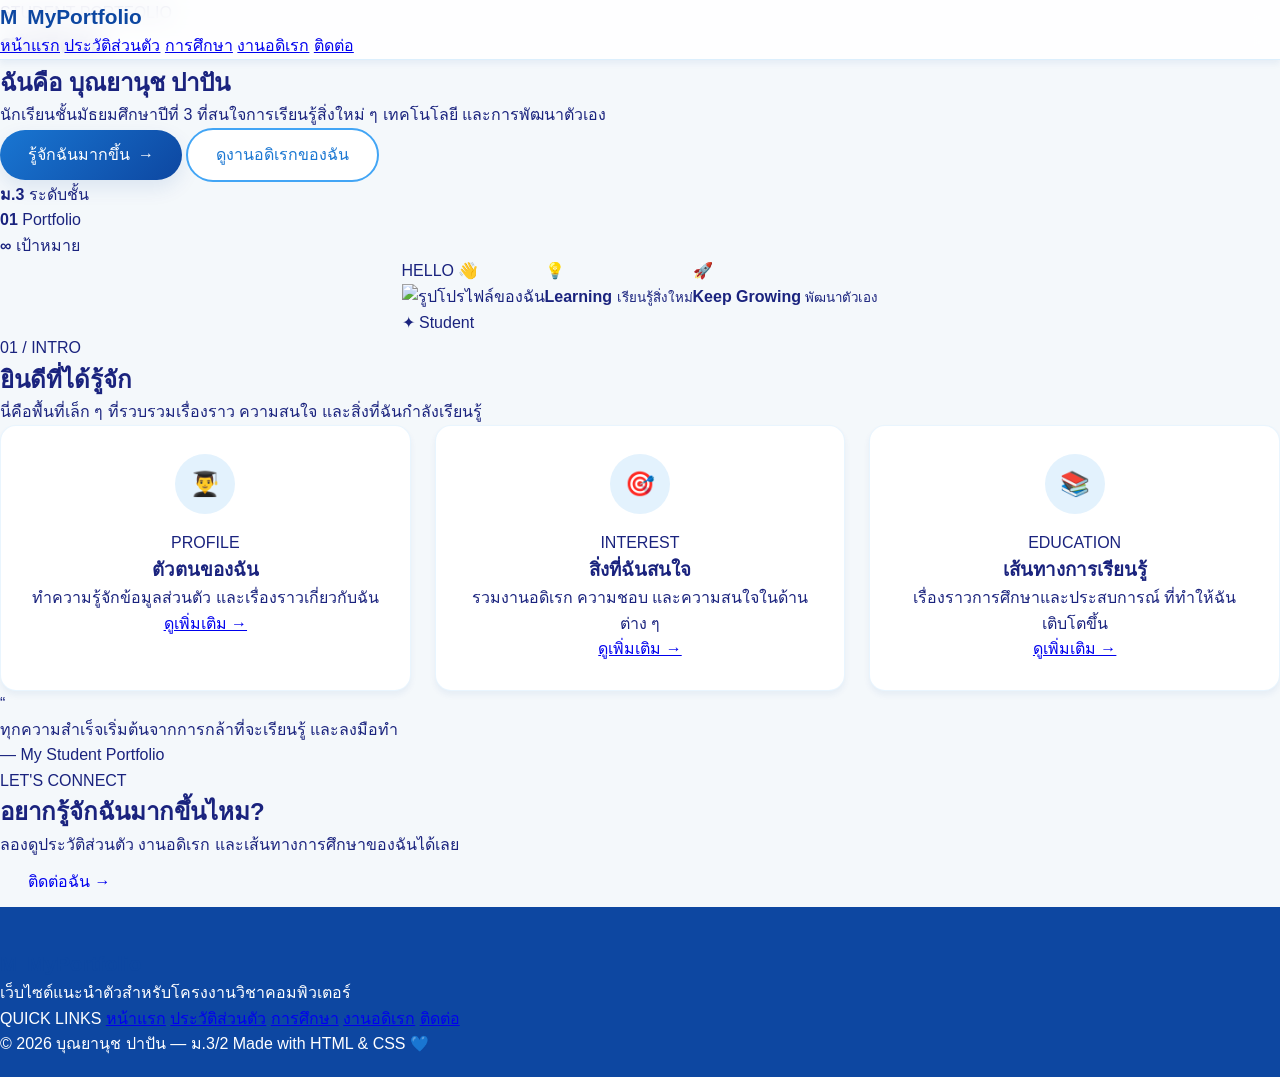
<file: index.html>
<!DOCTYPE html>
<html lang="th">
<head>
    <meta charset="UTF-8">
    <meta name="viewport" content="width=device-width, initial-scale=1.0">
    <meta name="description" content="เว็บไซต์ Portfolio ส่วนตัวของนักเรียนชั้นมัธยมศึกษาปีที่ 3">
    <title>My Portfolio | หน้าแรก</title>
    <link rel="stylesheet" href="style.css">
</head>

<body>

    <header class="site-header">
        <nav class="navbar">
            <a href="index.html" class="logo">
                <span class="logo-mark">M</span>
                <span>My<span>Portfolio</span></span>
            </a>

            <div class="nav-links">
                <a href="index.html" class="active">หน้าแรก</a>
                <a href="profile.html">ประวัติส่วนตัว</a>
                <a href="education.html">การศึกษา</a>
                <a href="hobby.html">งานอดิเรก</a>
                <a href="contact.html">ติดต่อ</a>
            </div>
        </nav>
    </header>

    <main>

        <section class="hero section">
            <div class="hero-content">
                <div class="eyebrow">
                    <span class="status-dot"></span>
                    STUDENT PORTFOLIO
                </div>

                <h1>
                    สวัสดีครับ<br>
                    ฉันคือ <span>บุณยานุช ปาปัน</span>
                </h1>

                <p class="hero-description">
                    นักเรียนชั้นมัธยมศึกษาปีที่ 3
                    ที่สนใจการเรียนรู้สิ่งใหม่ ๆ
                    เทคโนโลยี และการพัฒนาตัวเอง
                </p>

                <div class="hero-buttons">
                    <a href="profile.html" class="btn btn-primary">
                        รู้จักฉันมากขึ้น
                        <span>→</span>
                    </a>

                    <a href="hobby.html" class="btn btn-outline">
                        ดูงานอดิเรกของฉัน
                    </a>
                </div>

                <div class="hero-mini-stats">
                    <div>
                        <strong>ม.3</strong>
                        <span>ระดับชั้น</span>
                    </div>

                    <div>
                        <strong>01</strong>
                        <span>Portfolio</span>
                    </div>

                    <div>
                        <strong>∞</strong>
                        <span>เป้าหมาย</span>
                    </div>
                </div>
            </div>

            <div class="hero-visual">

                <div class="circle-decoration circle-one"></div>
                <div class="circle-decoration circle-two"></div>

                <div class="profile-frame">
                    <div class="profile-label">HELLO 👋</div>

                    <img
                        alt="รูปโปรไฟล์ของฉัน"
                    >

                    <div class="profile-badge">
                        <span>✦</span>
                        Student
                    </div>
                </div>

                <div class="floating-card card-top">
                    <span class="floating-icon">💡</span>
                    <div>
                        <strong>Learning</strong>
                        <small>เรียนรู้สิ่งใหม่</small>
                    </div>
                </div>

                <div class="floating-card card-bottom">
                    <span class="floating-icon">🚀</span>
                    <div>
                        <strong>Keep Growing</strong>
                        <small>พัฒนาตัวเอง</small>
                    </div>
                </div>

            </div>
        </section>

        <section class="quick-intro section-small">
            <div class="section-heading centered">
                <span class="section-number">01 / INTRO</span>
                <h2>ยินดีที่ได้รู้จัก</h2>
                <p>
                    นี่คือพื้นที่เล็ก ๆ ที่รวบรวมเรื่องราว
                    ความสนใจ และสิ่งที่ฉันกำลังเรียนรู้
                </p>
            </div>

            <div class="highlight-grid">

                <article class="highlight-card highlight-blue">
                    <span class="card-icon">👨‍🎓</span>
                    <div>
                        <span class="card-label">PROFILE</span>
                        <h3>ตัวตนของฉัน</h3>
                        <p>
                            ทำความรู้จักข้อมูลส่วนตัว
                            และเรื่องราวเกี่ยวกับฉัน
                        </p>
                    </div>
                    <a href="profile.html" class="arrow-link">
                        ดูเพิ่มเติม →
                    </a>
                </article>

                <article class="highlight-card highlight-light">
                    <span class="card-icon">🎯</span>
                    <div>
                        <span class="card-label">INTEREST</span>
                        <h3>สิ่งที่ฉันสนใจ</h3>
                        <p>
                            รวมงานอดิเรก ความชอบ
                            และความสนใจในด้านต่าง ๆ
                        </p>
                    </div>
                    <a href="hobby.html" class="arrow-link">
                        ดูเพิ่มเติม →
                    </a>
                </article>

                <article class="highlight-card highlight-dark">
                    <span class="card-icon">📚</span>
                    <div>
                        <span class="card-label">EDUCATION</span>
                        <h3>เส้นทางการเรียนรู้</h3>
                        <p>
                            เรื่องราวการศึกษาและประสบการณ์
                            ที่ทำให้ฉันเติบโตขึ้น
                        </p>
                    </div>
                    <a href="education.html" class="arrow-link">
                        ดูเพิ่มเติม →
                    </a>
                </article>

            </div>
        </section>

        <section class="quote-section">
            <div class="quote-content">
                <span class="quote-mark">“</span>
                <blockquote>
                    ทุกความสำเร็จเริ่มต้นจากการกล้าที่จะเรียนรู้
                    และลงมือทำ
                </blockquote>
                <span class="quote-author">— My Student Portfolio</span>
            </div>
        </section>

        <section class="cta-section section">
            <div>
                <span class="section-number light-number">LET'S CONNECT</span>
                <h2>อยากรู้จักฉันมากขึ้นไหม?</h2>
                <p>
                    ลองดูประวัติส่วนตัว งานอดิเรก
                    และเส้นทางการศึกษาของฉันได้เลย
                </p>
            </div>

            <a href="contact.html" class="btn btn-white">
                ติดต่อฉัน →
            </a>
        </section>

    </main>

    <footer class="footer">
        <div class="footer-main">
            <div>
                <a href="index.html" class="logo footer-logo">
                    <span class="logo-mark">M</span>
                    <span>My<span>Portfolio</span></span>
                </a>
                <p>
                    เว็บไซต์แนะนำตัวสำหรับโครงงานวิชาคอมพิวเตอร์
                </p>
            </div>

            <div class="footer-links">
                <span>QUICK LINKS</span>
                <a href="index.html">หน้าแรก</a>
                <a href="profile.html">ประวัติส่วนตัว</a>
                <a href="education.html">การศึกษา</a>
                <a href="hobby.html">งานอดิเรก</a>
                <a href="contact.html">ติดต่อ</a>
            </div>
        </div>

        <div class="footer-bottom">
            <span>© 2026 บุณยานุช ปาปัน — ม.3/2</span>
            <span>Made with HTML & CSS 💙</span>
        </div>
    </footer>

</body>
</html>
</file>
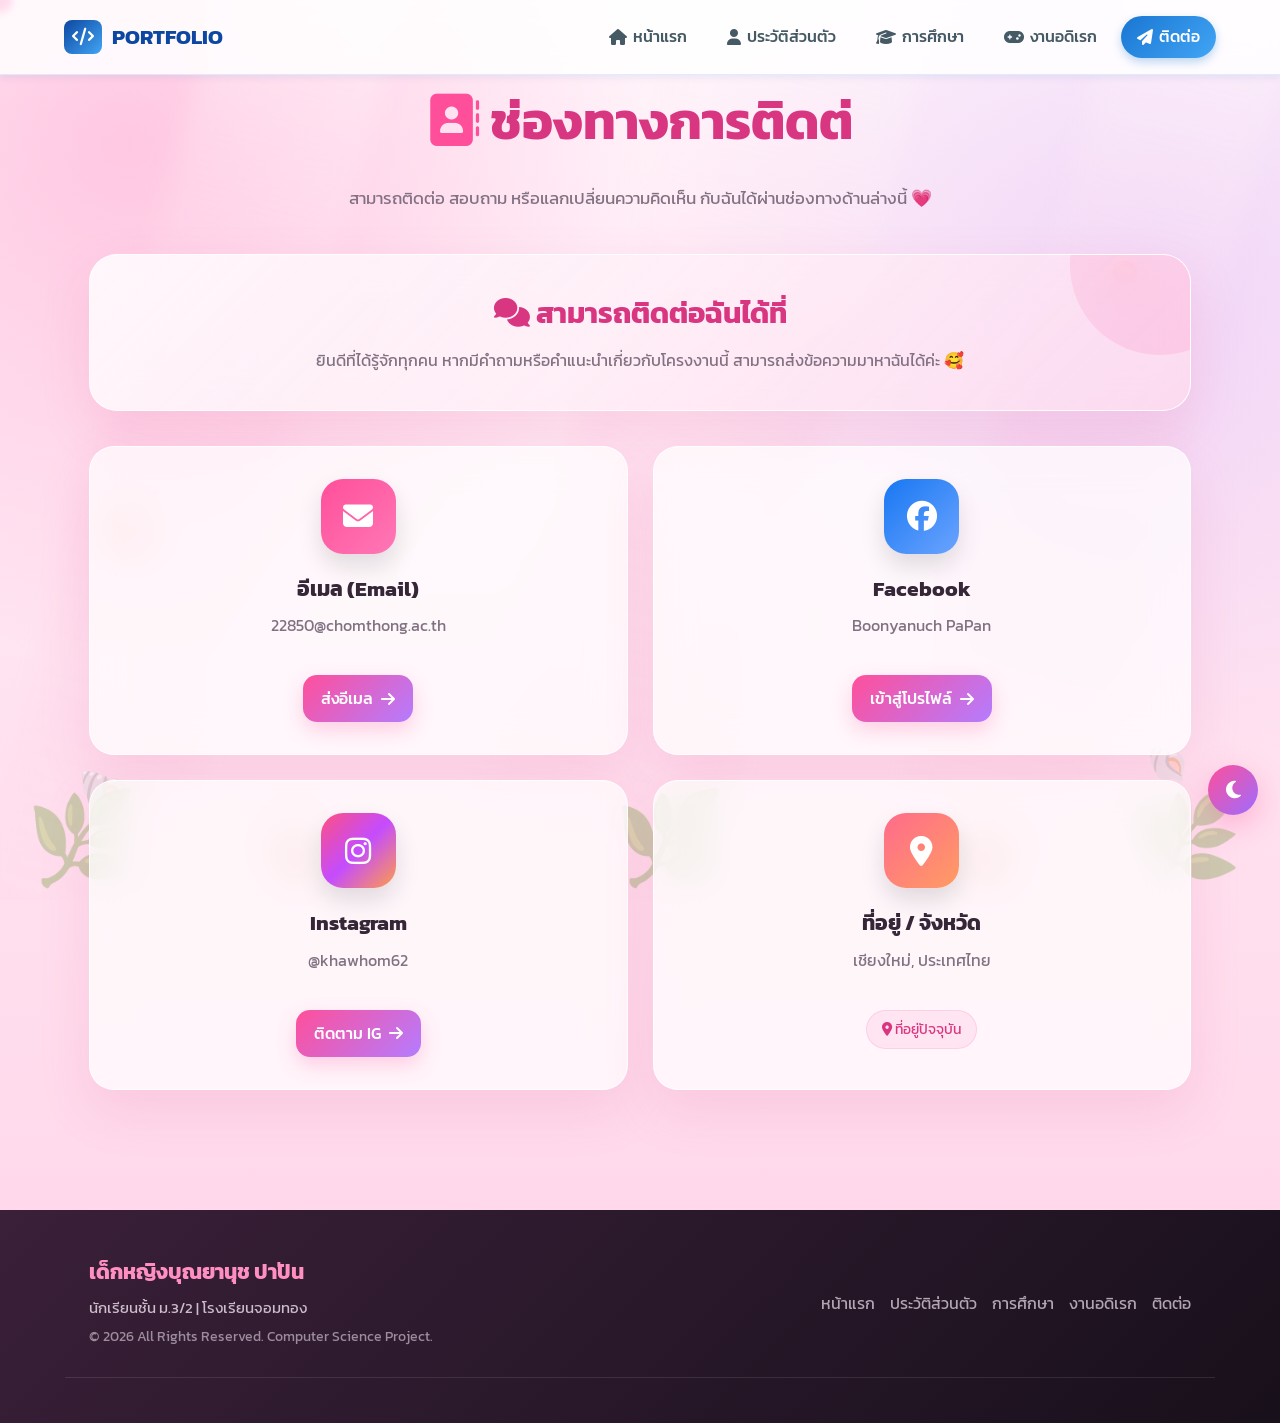
<file: contact.html>
<!DOCTYPE html>
<html lang="th">

<head>

    <meta charset="UTF-8">

    <meta name="viewport"
          content="width=device-width, initial-scale=1.0">

    <title>ติดต่อฉัน | ข้าวหอม Portfolio</title>

    <link rel="stylesheet" href="style.css">

    <link href="https://fonts.googleapis.com/css2?family=Kanit:wght@300;400;500;600;700&display=swap"
          rel="stylesheet">

    <link rel="stylesheet"
          href="https://cdnjs.cloudflare.com/ajax/libs/font-awesome/6.4.0/css/all.min.css">


<style>

/* =====================================================
   🌸 ROOT
===================================================== */

:root {

    --pink: #ff4f9a;
    --pink-light: #ff9fc7;
    --purple: #b47cff;
    --blue: #6bc9ff;
    --cyan: #66e0ff;

    --bg: #fff0f7;

    --text: #352638;
    --muted: #817182;

    --card:
        rgba(255,255,255,.72);

    --shadow:
        0 20px 50px
        rgba(221,88,150,.15);

}


/* =====================================================
   🌙 DARK MODE
===================================================== */

body.dark-mode {

    --bg: #17101b;

    --text: #fff5fb;

    --muted: #cdbdcc;

    --card:
        rgba(48,28,48,.82);

    --shadow:
        0 20px 50px
        rgba(0,0,0,.4);

}


/* =====================================================
   RESET
===================================================== */

* {

    margin: 0;

    padding: 0;

    box-sizing: border-box;

}


html {

    scroll-behavior: smooth;

}


body {

    font-family:
        'Kanit',
        sans-serif;

    min-height: 100vh;

    overflow-x: hidden;

    color: var(--text);

    background:

        radial-gradient(
            circle at 10% 10%,
            rgba(255,150,200,.45),
            transparent 30%
        ),

        radial-gradient(
            circle at 90% 20%,
            rgba(196,145,255,.25),
            transparent 30%
        ),

        linear-gradient(
            180deg,
            #fff4fa,
            #ffe2f0,
            #ffd5e9
        );

    transition:
        background .5s ease,
        color .5s ease;

}


a {

    text-decoration: none;

    color: inherit;

}


/* =====================================================
   🌊 UNDERWATER BACKGROUND
===================================================== */

.underwater-bg {

    position: fixed;

    inset: 0;

    width: 100%;

    height: 100%;

    overflow: hidden;

    pointer-events: none;

    z-index: -5;

}


/* =====================================================
   ✨ WATER LIGHT
===================================================== */

.water-light {

    position: absolute;

    top: -20%;

    width: 180px;

    height: 140%;

    background:
        linear-gradient(
            180deg,
            rgba(255,255,255,.45),
            rgba(255,180,220,.12),
            transparent
        );

    filter: blur(12px);

    transform: rotate(15deg);

    animation:
        waterLight 8s ease-in-out infinite;

}


.light-1 {

    left: 8%;

}


.light-2 {

    left: 45%;

    width: 240px;

    animation-delay: 2s;

}


.light-3 {

    right: 8%;

    animation-delay: 4s;

}


@keyframes waterLight {

    0%,100% {

        opacity: .3;

        transform:
            rotate(15deg)
            translateX(-30px);

    }

    50% {

        opacity: .7;

        transform:
            rotate(20deg)
            translateX(40px);

    }

}


/* =====================================================
   🫧 BUBBLES
===================================================== */

.bubbles span {

    position: absolute;

    bottom: -80px;

    border-radius: 50%;

    border:
        2px solid
        rgba(255,255,255,.8);

    background:
        rgba(255,255,255,.15);

    box-shadow:

        inset
        2px 2px 5px
        rgba(255,255,255,.8),

        0 0 15px
        rgba(255,255,255,.5);

    animation:
        bubbleUp linear infinite;

}


.bubbles span:nth-child(1) {
    left: 5%;
    width: 10px;
    height: 10px;
    animation-duration: 8s;
}

.bubbles span:nth-child(2) {
    left: 14%;
    width: 20px;
    height: 20px;
    animation-duration: 11s;
    animation-delay: 2s;
}

.bubbles span:nth-child(3) {
    left: 24%;
    width: 12px;
    height: 12px;
    animation-duration: 7s;
}

.bubbles span:nth-child(4) {
    left: 36%;
    width: 25px;
    height: 25px;
    animation-duration: 12s;
    animation-delay: 3s;
}

.bubbles span:nth-child(5) {
    left: 48%;
    width: 9px;
    height: 9px;
    animation-duration: 8s;
}

.bubbles span:nth-child(6) {
    left: 58%;
    width: 18px;
    height: 18px;
    animation-duration: 10s;
    animation-delay: 2s;
}

.bubbles span:nth-child(7) {
    left: 68%;
    width: 11px;
    height: 11px;
    animation-duration: 9s;
}

.bubbles span:nth-child(8) {
    left: 76%;
    width: 25px;
    height: 25px;
    animation-duration: 13s;
}

.bubbles span:nth-child(9) {
    left: 85%;
    width: 12px;
    height: 12px;
    animation-duration: 8s;
}

.bubbles span:nth-child(10) {
    left: 92%;
    width: 20px;
    height: 20px;
    animation-duration: 11s;
}


@keyframes bubbleUp {

    0% {

        transform:
            translateY(0)
            translateX(0)
            scale(.5);

        opacity: 0;

    }

    10% {

        opacity: .8;

    }

    50% {

        transform:
            translateY(-50vh)
            translateX(30px)
            scale(1);

    }

    100% {

        transform:
            translateY(-115vh)
            translateX(-35px)
            scale(1.3);

        opacity: 0;

    }

}


/* =====================================================
   🐟 FISH
===================================================== */

.sea-fish {

    position: absolute;

    font-size: 40px;

    opacity: .7;

    filter:
        drop-shadow(
            0 8px 8px
            rgba(120,50,100,.15)
        );

}


.fish-1 {

    top: 18%;

    left: -100px;

    animation:
        fishSwim 18s linear infinite;

}


.fish-2 {

    top: 40%;

    right: -100px;

    animation:
        fishReverse 20s linear infinite;

}


.fish-3 {

    top: 70%;

    left: -100px;

    font-size: 30px;

    animation:
        fishSwim 22s linear infinite;

    animation-delay: 3s;

}


.fish-4 {

    top: 82%;

    right: -100px;

    font-size: 34px;

    animation:
        fishReverse 17s linear infinite;

}


@keyframes fishSwim {

    0% {

        left: -100px;

        transform:
            translateY(0);

    }

    25% {

        transform:
            translateY(-25px)
            rotate(-5deg);

    }

    50% {

        transform:
            translateY(20px)
            rotate(5deg);

    }

    75% {

        transform:
            translateY(-20px);

    }

    100% {

        left: 110%;

        transform:
            translateY(0);

    }

}


@keyframes fishReverse {

    0% {

        right: -100px;

        transform:
            translateY(0)
            scaleX(-1);

    }

    25% {

        transform:
            translateY(25px)
            scaleX(-1)
            rotate(5deg);

    }

    50% {

        transform:
            translateY(-20px)
            scaleX(-1);

    }

    75% {

        transform:
            translateY(20px)
            scaleX(-1);

    }

    100% {

        right: 110%;

        transform:
            translateY(0)
            scaleX(-1);

    }

}


/* =====================================================
   🪼 JELLYFISH
===================================================== */

.jellyfish {

    position: absolute;

    font-size: 48px;

    opacity: .4;

    animation:
        jellyFloat 5s ease-in-out infinite;

}


.jelly-1 {

    left: 8%;

    top: 55%;

}


.jelly-2 {

    right: 10%;

    top: 28%;

    font-size: 38px;

    animation-delay: 2s;

}


@keyframes jellyFloat {

    0%,100% {

        transform:
            translateY(0)
            rotate(-5deg);

    }

    50% {

        transform:
            translateY(-35px)
            rotate(5deg);

    }

}


/* =====================================================
   🪸 CORAL / SHELL
===================================================== */

.sea-decoration {

    position: absolute;

    opacity: .45;

    animation:
        decorationFloat 4s ease-in-out infinite;

}


.shell-1 {

    left: 6%;

    bottom: 8%;

    font-size: 45px;

}


.shell-2 {

    right: 7%;

    bottom: 12%;

    font-size: 35px;

    animation-delay: 1s;

}


.coral-1 {

    left: 20%;

    bottom: 0;

    font-size: 65px;

}


.coral-2 {

    right: 20%;

    bottom: 0;

    font-size: 60px;

    animation-delay: 2s;

}


@keyframes decorationFloat {

    0%,100% {

        transform:
            translateY(0)
            rotate(-3deg);

    }

    50% {

        transform:
            translateY(-10px)
            rotate(3deg);

    }

}


/* =====================================================
   🌿 SEAWEED
===================================================== */

.seaweed {

    position: absolute;

    bottom: -10px;

    font-size: 90px;

    opacity: .3;

    transform-origin: bottom;

    animation:
        seaweedMove 3s ease-in-out infinite;

}


.seaweed-1 {

    left: 2%;

}


.seaweed-2 {

    left: 48%;

    animation-delay: 1s;

}


.seaweed-3 {

    right: 3%;

    animation-delay: 1.8s;

}


@keyframes seaweedMove {

    0%,100% {

        transform:
            rotate(-7deg);

    }

    50% {

        transform:
            rotate(7deg);

    }

}


/* =====================================================
   📊 SCROLL PROGRESS
===================================================== */

.scroll-progress {

    position: fixed;

    top: 0;

    left: 0;

    width: 0%;

    height: 4px;

    z-index: 99999;

    background:
        linear-gradient(
            90deg,
            #ff4f9a,
            #b47cff,
            #66d9ff,
            #ff4f9a
        );

    box-shadow:
        0 0 15px
        rgba(255,79,154,.8);

}


/* =====================================================
   🖱️ CURSOR GLOW
===================================================== */

.cursor-glow {

    position: fixed;

    width: 25px;

    height: 25px;

    border-radius: 50%;

    background:
        rgba(255,79,154,.18);

    pointer-events: none;

    transform:
        translate(-50%,-50%);

    z-index: 99998;

    filter: blur(4px);

    transition:
        width .2s ease,
        height .2s ease;

}


/* =====================================================
   📦 MAIN
===================================================== */

.page-main {

    min-height:
        calc(100vh - 150px);

    padding:
        80px 20px;

}


.container {

    width:
        min(1150px,100%);

    margin:
        auto;

}


/* =====================================================
   ✨ PAGE HEADER
===================================================== */

.page-header {

    text-align: center;

    margin-bottom: 40px;

    animation:
        headerEnter .8s ease both;

}


@keyframes headerEnter {

    from {

        opacity: 0;

        transform:
            translateY(-40px);

    }

    to {

        opacity: 1;

        transform:
            translateY(0);

    }

}


.page-title {

    display: inline-block;

    font-size:
        clamp(32px,5vw,52px);

    color:
        #d93682;

    cursor: pointer;

}


.page-title i {

    color:
        #ff4f9a;

    animation:
        iconFloat 2s ease-in-out infinite;

}


@keyframes iconFloat {

    0%,100% {

        transform:
            translateY(0)
            rotate(0);

    }

    50% {

        transform:
            translateY(-7px)
            rotate(-8deg);

    }

}


.page-subtitle {

    margin-top: 12px;

    color:
        var(--muted);

    font-size: 17px;

    line-height: 1.8;

}


/* =====================================================
   💬 CTA CARD
===================================================== */

.contact-cta-card {

    position: relative;

    overflow: hidden;

    padding: 35px;

    margin-bottom: 35px;

    text-align: center;

    border-radius: 28px;

    background:
        linear-gradient(
            135deg,
            rgba(255,255,255,.82),
            rgba(255,220,238,.68)
        );

    border:
        1px solid
        rgba(255,255,255,.9);

    backdrop-filter:
        blur(18px);

    box-shadow:
        var(--shadow);

    animation:
        cardEnter .8s ease .2s both;

}


@keyframes cardEnter {

    from {

        opacity: 0;

        transform:
            translateY(40px)
            scale(.96);

    }

    to {

        opacity: 1;

        transform:
            translateY(0)
            scale(1);

    }

}


.contact-cta-card::before {

    content: "";

    position: absolute;

    top: -80px;

    right: -60px;

    width: 180px;

    height: 180px;

    border-radius: 50%;

    background:
        rgba(255,79,154,.12);

}


.contact-cta-card h2 {

    color:
        #d93682;

    margin-bottom: 10px;

}


.contact-cta-card p {

    color:
        var(--muted);

    line-height: 1.8;

}


/* =====================================================
   📱 CONTACT GRID
===================================================== */

.contact-grid {

    display: grid;

    grid-template-columns:
        repeat(2,1fr);

    gap: 25px;

}


/* =====================================================
   💎 CONTACT CARD
===================================================== */

.contact-card {

    position: relative;

    overflow: hidden;

    padding: 32px;

    text-align: center;

    border-radius: 25px;

    background:
        rgba(255,255,255,.72);

    border:
        1px solid
        rgba(255,255,255,.85);

    backdrop-filter:
        blur(18px);

    box-shadow:
        var(--shadow);

    transform-style:
        preserve-3d;

    transition:
        transform .4s ease,
        box-shadow .4s ease,
        background .3s ease;

    opacity: 0;

    transform:
        translateY(50px);

}


.contact-card.show {

    opacity: 1;

    transform:
        translateY(0);

}


.contact-card:hover {

    transform:
        translateY(-10px)
        scale(1.015);

    box-shadow:
        0 28px 60px
        rgba(230,74,145,.22);

}


/* แสงวิ่ง */

.contact-card::before {

    content: "";

    position: absolute;

    top: -100%;

    left: -60%;

    width: 45%;

    height: 300%;

    background:
        linear-gradient(
            90deg,
            transparent,
            rgba(255,255,255,.65),
            transparent
        );

    transform:
        rotate(25deg);

    transition:
        .8s;

    pointer-events: none;

}


.contact-card:hover::before {

    left: 130%;

}


/* =====================================================
   ICON
===================================================== */

.contact-icon {

    width: 75px;

    height: 75px;

    margin:
        0 auto 18px;

    display: flex;

    align-items: center;

    justify-content: center;

    border-radius: 22px;

    color: white;

    font-size: 30px;

    box-shadow:
        0 12px 25px
        rgba(0,0,0,.12);

    transition:
        transform .4s ease;

}


.contact-card:hover
.contact-icon {

    transform:
        rotate(10deg)
        scale(1.12);

}


.color-email {

    background:
        linear-gradient(
            135deg,
            #ff4f9a,
            #ff78b5
        );

}


.color-facebook {

    background:
        linear-gradient(
            135deg,
            #1877f2,
            #6ba4ff
        );

}


.color-instagram {

    background:
        linear-gradient(
            135deg,
            #ff4f81,
            #c44cff,
            #ff9c4a
        );

}


.color-location {

    background:
        linear-gradient(
            135deg,
            #ff6b8b,
            #ff9c63
        );

}


/* =====================================================
   TEXT
===================================================== */

.contact-card h3 {

    font-size: 21px;

    margin-bottom: 8px;

}


.contact-card p {

    color:
        var(--muted);

    margin-bottom: 20px;

    word-break:
        break-word;

}


/* =====================================================
   BUTTON
===================================================== */

.btn-card {

    display: inline-flex;

    align-items: center;

    gap: 8px;

    padding:
        11px 18px;

    border-radius: 14px;

    color: white;

    background:
        linear-gradient(
            135deg,
            #ff4f9a,
            #b47cff
        );

    box-shadow:
        0 8px 20px
        rgba(255,79,154,.25);

    transition:
        .3s ease;

}


.btn-card:hover {

    transform:
        translateY(-4px)
        scale(1.04);

    box-shadow:
        0 14px 28px
        rgba(255,79,154,.35);

}


.btn-card i {

    transition:
        transform .3s ease;

}


.btn-card:hover i {

    transform:
        translateX(5px);

}


/* =====================================================
   BADGE
===================================================== */

.contact-info-badge {

    display: inline-block;

    padding:
        8px 15px;

    border-radius: 50px;

    color:
        #d93682;

    background:
        rgba(255,79,154,.1);

    border:
        1px solid
        rgba(255,79,154,.15);

}


/* =====================================================
   💧 RIPPLE
===================================================== */

.ripple {

    position: absolute;

    border-radius: 50%;

    background:
        rgba(255,255,255,.55);

    transform:
        scale(0);

    animation:
        rippleEffect .7s linear;

    pointer-events: none;

}


@keyframes rippleEffect {

    to {

        transform:
            scale(5);

        opacity: 0;

    }

}


/* =====================================================
   💗 CLICK HEART
===================================================== */

.click-heart {

    position: fixed;

    pointer-events: none;

    color:
        #ff4f9a;

    font-size:
        20px;

    z-index:
        999999;

    animation:
        heartFly 1s ease forwards;

}


@keyframes heartFly {

    0% {

        opacity: 1;

        transform:
            translateY(0)
            scale(.7);

    }

    100% {

        opacity: 0;

        transform:
            translateY(-100px)
            translateX(var(--x))
            scale(1.5);

    }

}


/* =====================================================
   🌓 THEME BUTTON
===================================================== */

.theme-toggle {

    position: fixed;

    right: 22px;

    bottom: 85px;

    width: 50px;

    height: 50px;

    border: none;

    border-radius: 50%;

    color: white;

    background:
        linear-gradient(
            135deg,
            #ff4f9a,
            #9d6cff
        );

    font-size: 20px;

    cursor: pointer;

    z-index: 2000;

    box-shadow:
        0 10px 30px
        rgba(255,79,154,.35);

    transition:
        .3s ease;

}


.theme-toggle:hover {

    transform:
        rotate(20deg)
        scale(1.1);

}


/* =====================================================
   ⬆️ BACK TOP
===================================================== */

.back-to-top {

    position: fixed;

    right: 22px;

    bottom: 22px;

    width: 50px;

    height: 50px;

    border: none;

    border-radius: 50%;

    color: white;

    background:
        linear-gradient(
            135deg,
            #9d6cff,
            #5acbff
        );

    font-size: 18px;

    cursor: pointer;

    z-index: 2000;

    opacity: 0;

    visibility: hidden;

    transform:
        translateY(20px);

    transition:
        .35s ease;

}


.back-to-top.show {

    opacity: 1;

    visibility: visible;

    transform:
        translateY(0);

}


.back-to-top:hover {

    transform:
        translateY(-5px);

}


/* =====================================================
   🌙 DARK MODE
===================================================== */

body.dark-mode {

    background:

        radial-gradient(
            circle at top,
            #512844,
            #211421 55%,
            #110b13
        );

}


body.dark-mode
.contact-cta-card,
body.dark-mode
.contact-card {

    background:
        rgba(55,30,52,.82);

    border-color:
        rgba(255,190,225,.12);

}


body.dark-mode
.page-title {

    color:
        #ff9fc9;

}


body.dark-mode
.contact-cta-card h2 {

    color:
        #ff9fc9;

}


/* =====================================================
   FOOTER
===================================================== */

.footer {

    margin-top: 40px;

    padding:
        45px 20px;

    color: white;

    background:
        linear-gradient(
            135deg,
            #3a2039,
            #18101b
        );

}


.footer-container {

    display: flex;

    justify-content:
        space-between;

    gap: 30px;

}


.footer-info h3 {

    color:
        #ff8fc0;

    margin-bottom: 8px;

}


.footer-info p {

    color:
        #cbbdca;

    margin: 5px 0;

}


.copyright {

    font-size: 13px;

}


.footer-nav {

    display: flex;

    flex-wrap: wrap;

    gap: 15px;

    align-content:
        flex-start;

}


.footer-nav a {

    color:
        #d8cbd7;

    transition:
        .3s ease;

}


.footer-nav a:hover {

    color:
        #ff8fc0;

    transform:
        translateY(-3px);

}


/* =====================================================
   📱 MOBILE
===================================================== */

@media (max-width: 768px) {

    .cursor-glow {

        display: none;

    }


    .contact-grid {

        grid-template-columns:
            1fr;

    }


    .page-main {

        padding:
            55px 16px;

    }


    .contact-cta-card {

        padding:
            25px 20px;

    }


    .contact-card {

        padding:
            28px 20px;

    }


    .footer-container {

        flex-direction:
            column;

    }


    .theme-toggle {

        right: 15px;

        bottom: 75px;

    }


    .back-to-top {

        right: 15px;

        bottom: 15px;

    }


    .sea-fish {

        font-size: 28px;

    }


    .jellyfish {

        font-size: 34px;

    }


    .seaweed {

        font-size: 65px;

    }


    .coral-1,
    .coral-2 {

        font-size: 45px;

    }

}


/* =====================================================
   ♿ REDUCE MOTION
===================================================== */

@media (prefers-reduced-motion: reduce) {

    *,
    *::before,
    *::after {

        animation-duration:
            .01ms !important;

        animation-iteration-count:
            1 !important;

        transition-duration:
            .01ms !important;

    }

    html {

        scroll-behavior:
            auto;

    }

}

</style>

</head>


<body>


<!-- =====================================================
     🌊 UNDERWATER BACKGROUND
===================================================== -->

<div class="underwater-bg">

    <div class="water-light light-1"></div>
    <div class="water-light light-2"></div>
    <div class="water-light light-3"></div>


    <!-- 🫧 BUBBLES -->

    <div class="bubbles">

        <span></span>
        <span></span>
        <span></span>
        <span></span>
        <span></span>
        <span></span>
        <span></span>
        <span></span>
        <span></span>
        <span></span>

    </div>


    <!-- 🐟 FISH -->

    <div class="sea-fish fish-1">🐟</div>

    <div class="sea-fish fish-2">🐠</div>

    <div class="sea-fish fish-3">🐟</div>

    <div class="sea-fish fish-4">🐠</div>


    <!-- 🪼 JELLYFISH -->

    <div class="jellyfish jelly-1">
        🪼
    </div>

    <div class="jellyfish jelly-2">
        🪼
    </div>


    <!-- 🐚 CORAL -->

    <div class="sea-decoration shell-1">
        🐚
    </div>

    <div class="sea-decoration shell-2">
        🐚
    </div>

    <div class="sea-decoration coral-1">
        🪸
    </div>

    <div class="sea-decoration coral-2">
        🪸
    </div>


    <!-- 🌿 SEAWEED -->

    <div class="seaweed seaweed-1">
        🌿
    </div>

    <div class="seaweed seaweed-2">
        🌿
    </div>

    <div class="seaweed seaweed-3">
        🌿
    </div>

</div>


<!-- =====================================================
     SCROLL PROGRESS
===================================================== -->

<div class="scroll-progress"
     id="scrollProgress">
</div>


<!-- =====================================================
     CURSOR GLOW
===================================================== -->

<div class="cursor-glow"
     id="cursorGlow">
</div>


<!-- =====================================================
     NAVIGATION
===================================================== -->

<header class="navbar">

    <div class="nav-container">

        <a href="index.html"
           class="logo">

            <i class="fa-solid fa-code logo-icon"></i>

            <span>PORTFOLIO</span>

        </a>


        <nav class="nav-menu">

            <a href="index.html"
               class="nav-link">

                <i class="fa-solid fa-house"></i>

                หน้าแรก

            </a>


            <a href="profile.html"
               class="nav-link">

                <i class="fa-solid fa-user"></i>

                ประวัติส่วนตัว

            </a>


            <a href="education.html"
               class="nav-link">

                <i class="fa-solid fa-graduation-cap"></i>

                การศึกษา

            </a>


            <a href="hobby.html"
               class="nav-link">

                <i class="fa-solid fa-gamepad"></i>

                งานอดิเรก

            </a>


            <a href="contact.html"
               class="nav-link active">

                <i class="fa-solid fa-paper-plane"></i>

                ติดต่อ

            </a>

        </nav>

    </div>

</header>


<!-- =====================================================
     MAIN
===================================================== -->

<main class="page-main">

    <div class="container">


        <!-- HEADER -->

        <div class="page-header">

            <h1 class="page-title"
                id="pageTitle">

                <i class="fa-solid fa-address-book"></i>

                <span id="typingTitle"></span>

            </h1>


            <p class="page-subtitle">

                สามารถติดต่อ สอบถาม
                หรือแลกเปลี่ยนความคิดเห็น
                กับฉันได้ผ่านช่องทางด้านล่างนี้ 💗

            </p>

        </div>


        <!-- =================================================
             CTA
        ================================================== -->

        <div class="contact-cta-card">

            <h2>

                <i class="fa-solid fa-comments"></i>

                สามารถติดต่อฉันได้ที่

            </h2>


            <p>

                ยินดีที่ได้รู้จักทุกคน
                หากมีคำถามหรือคำแนะนำเกี่ยวกับโครงงานนี้
                สามารถส่งข้อความมาหาฉันได้ค่ะ 🥰

            </p>

        </div>


        <!-- =================================================
             CONTACT GRID
        ================================================== -->

        <div class="contact-grid">


            <!-- EMAIL -->

            <div class="contact-card">

                <div class="contact-icon color-email">

                    <i class="fa-solid fa-envelope"></i>

                </div>


                <h3>
                    อีเมล (Email)
                </h3>


                <p>
                    22850@chomthong.ac.th
                </p>


                <a href="mailto:22850@chomthong.ac.th"
                   class="btn-card">

                    ส่งอีเมล

                    <i class="fa-solid fa-arrow-right"></i>

                </a>

            </div>


            <!-- FACEBOOK -->

            <div class="contact-card">

                <div class="contact-icon color-facebook">

                    <i class="fa-brands fa-facebook"></i>

                </div>


                <h3>
                    Facebook
                </h3>


                <p>
                    Boonyanuch PaPan
                </p>


                <a href="https://facebook.com"
                   target="_blank"
                   rel="noopener noreferrer"
                   class="btn-card">

                    เข้าสู่โปรไฟล์

                    <i class="fa-solid fa-arrow-right"></i>

                </a>

            </div>


            <!-- INSTAGRAM -->

            <div class="contact-card">

                <div class="contact-icon color-instagram">

                    <i class="fa-brands fa-instagram"></i>

                </div>


                <h3>
                    Instagram
                </h3>


                <p>
                    @khawhom62
                </p>


                <a href="https://instagram.com"
                   target="_blank"
                   rel="noopener noreferrer"
                   class="btn-card">

                    ติดตาม IG

                    <i class="fa-solid fa-arrow-right"></i>

                </a>

            </div>


            <!-- LOCATION -->

            <div class="contact-card">

                <div class="contact-icon color-location">

                    <i class="fa-solid fa-location-dot"></i>

                </div>


                <h3>
                    ที่อยู่ / จังหวัด
                </h3>


                <p>
                    เชียงใหม่, ประเทศไทย
                </p>


                <span class="contact-info-badge">

                    <i class="fa-solid fa-location-dot"></i>

                    ที่อยู่ปัจจุบัน

                </span>

            </div>


        </div>

    </div>

</main>


<!-- =====================================================
     FOOTER
===================================================== -->

<footer class="footer">

    <div class="container footer-container">


        <div class="footer-info">

            <h3>
                เด็กหญิงบุณยานุช ปาปัน
            </h3>


            <p>
                นักเรียนชั้น ม.3/2 |
                โรงเรียนจอมทอง
            </p>


            <p class="copyright">

                &copy; 2026 All Rights Reserved.
                Computer Science Project.

            </p>

        </div>


        <div class="footer-nav">

            <a href="index.html">
                หน้าแรก
            </a>

            <a href="profile.html">
                ประวัติส่วนตัว
            </a>

            <a href="education.html">
                การศึกษา
            </a>

            <a href="hobby.html">
                งานอดิเรก
            </a>

            <a href="contact.html">
                ติดต่อ
            </a>

        </div>

    </div>

</footer>


<!-- =====================================================
     🌙 DARK MODE
===================================================== -->

<button class="theme-toggle"
        id="themeToggle"
        aria-label="เปลี่ยนธีม">

    <i class="fa-solid fa-moon"></i>

</button>


<!-- =====================================================
     ⬆️ BACK TO TOP
===================================================== -->

<button class="back-to-top"
        id="backToTop"
        aria-label="กลับขึ้นด้านบน">

    <i class="fa-solid fa-arrow-up"></i>

</button>


<!-- =====================================================
     JAVASCRIPT
===================================================== -->

<script>


/* =====================================================
   ⌨️ TYPING TITLE
===================================================== */

const typingTitle =
    document.getElementById("typingTitle");


const titleText =
    "ช่องทางการติดต่อ";


let titleIndex = 0;


function typeTitle() {

    if (
        titleIndex <
        titleText.length
    ) {

        typingTitle.textContent +=
            titleText.charAt(titleIndex);

        titleIndex++;

        setTimeout(
            typeTitle,
            90
        );

    }

}


setTimeout(
    typeTitle,
    500
);


/* =====================================================
   ✨ SCROLL REVEAL
===================================================== */

const cards =
    document.querySelectorAll(
        ".contact-card"
    );


const revealObserver =
    new IntersectionObserver(

        entries => {

            entries.forEach(
                (entry,index) => {

                    if (
                        entry.isIntersecting
                    ) {

                        setTimeout(
                            () => {

                                entry.target
                                    .classList
                                    .add("show");

                            },
                            index * 150
                        );


                        revealObserver
                            .unobserve(
                                entry.target
                            );

                    }

                }
            );

        },

        {
            threshold: .15
        }

    );


cards.forEach(
    card => {

        revealObserver.observe(
            card
        );

    }
);


/* =====================================================
   📊 SCROLL PROGRESS
===================================================== */

const progress =
    document.getElementById(
        "scrollProgress"
    );


const backTop =
    document.getElementById(
        "backToTop"
    );


window.addEventListener(
    "scroll",
    () => {

        const scrollTop =
            window.scrollY;


        const height =
            document.documentElement
                .scrollHeight -
            window.innerHeight;


        const percent =
            height > 0
                ? (scrollTop / height) * 100
                : 0;


        progress.style.width =
            percent + "%";


        if (
            scrollTop > 400
        ) {

            backTop.classList
                .add("show");

        } else {

            backTop.classList
                .remove("show");

        }

    }
);


/* =====================================================
   ⬆️ BACK TO TOP
===================================================== */

backTop.addEventListener(
    "click",
    () => {

        window.scrollTo({

            top: 0,

            behavior:
                "smooth"

        });

    }
);


/* =====================================================
   🌙 DARK MODE
===================================================== */

const themeButton =
    document.getElementById(
        "themeToggle"
    );


const themeIcon =
    themeButton.querySelector(
        "i"
    );


const savedTheme =
    localStorage.getItem(
        "theme"
    );


if (
    savedTheme === "dark"
) {

    document.body
        .classList
        .add("dark-mode");


    themeIcon.className =
        "fa-solid fa-sun";

}


themeButton.addEventListener(
    "click",
    () => {

        document.body
            .classList
            .toggle(
                "dark-mode"
            );


        const dark =
            document.body
                .classList
                .contains(
                    "dark-mode"
                );


        localStorage.setItem(
            "theme",
            dark
                ? "dark"
                : "light"
        );


        themeIcon.className =
            dark
                ? "fa-solid fa-sun"
                : "fa-solid fa-moon";

    }
);


/* =====================================================
   🖱️ CURSOR GLOW
===================================================== */

const cursorGlow =
    document.getElementById(
        "cursorGlow"
    );


document.addEventListener(
    "mousemove",
    event => {

        cursorGlow.style.left =
            event.clientX + "px";

        cursorGlow.style.top =
            event.clientY + "px";

    }
);


/* =====================================================
   🖱️ CURSOR INTERACTION
===================================================== */

const interactive =
    document.querySelectorAll(
        "a, button, .contact-card"
    );


interactive.forEach(
    element => {

        element.addEventListener(
            "mouseenter",
            () => {

                cursorGlow.style.width =
                    "55px";

                cursorGlow.style.height =
                    "55px";

            }
        );


        element.addEventListener(
            "mouseleave",
            () => {

                cursorGlow.style.width =
                    "25px";

                cursorGlow.style.height =
                    "25px";

            }
        );

    }
);


/* =====================================================
   💧 RIPPLE EFFECT
===================================================== */

document.querySelectorAll(
    ".contact-card"
).forEach(
    card => {

        card.addEventListener(
            "click",
            event => {

                const rect =
                    card.getBoundingClientRect();


                const ripple =
                    document.createElement(
                        "span"
                    );


                ripple.className =
                    "ripple";


                const size =
                    Math.max(
                        rect.width,
                        rect.height
                    );


                ripple.style.width =
                    size + "px";


                ripple.style.height =
                    size + "px";


                ripple.style.left =
                    (
                        event.clientX -
                        rect.left -
                        size / 2
                    ) + "px";


                ripple.style.top =
                    (
                        event.clientY -
                        rect.top -
                        size / 2
                    ) + "px";


                card.appendChild(
                    ripple
                );


                setTimeout(
                    () => {

                        ripple.remove();

                    },
                    700
                );

            }
        );

    }
);


/* =====================================================
   💗 CLICK HEART
===================================================== */

document.addEventListener(
    "click",
    event => {

        if (
            event.target.closest(
                "button"
            )
        ) return;


        const heart =
            document.createElement(
                "div"
            );


        heart.className =
            "click-heart";


        heart.innerHTML =
            Math.random() > .5
                ? "♥"
                : "♡";


        heart.style.left =
            event.clientX + "px";


        heart.style.top =
            event.clientY + "px";


        heart.style.setProperty(
            "--x",
            (
                Math.random() * 80 -
                40
            ) + "px"
        );


        document.body.appendChild(
            heart
        );


        setTimeout(
            () => {

                heart.remove();

            },
            1000
        );

    }
);


/* =====================================================
   🌊 MOUSE LIGHT
===================================================== */

document.querySelectorAll(
    ".contact-card"
).forEach(
    card => {

        card.addEventListener(
            "mousemove",
            event => {

                const rect =
                    card.getBoundingClientRect();


                const x =
                    event.clientX -
                    rect.left;


                const y =
                    event.clientY -
                    rect.top;


                card.style.background =
                    `radial-gradient(
                        circle at
                        ${x}px ${y}px,
                        rgba(255,255,255,.45),
                        rgba(255,255,255,.68) 35%
                    )`;

            }
        );


        card.addEventListener(
            "mouseleave",
            () => {

                card.style.background =
                    "";

            }
        );

    }
);


/* =====================================================
   🎯 3D CARD
===================================================== */

document.querySelectorAll(
    ".contact-card"
).forEach(
    card => {

        card.addEventListener(
            "mousemove",
            event => {

                if (
                    window.innerWidth < 900
                ) return;


                const rect =
                    card.getBoundingClientRect();


                const x =
                    event.clientX -
                    rect.left;


                const y =
                    event.clientY -
                    rect.top;


                const centerX =
                    rect.width / 2;


                const centerY =
                    rect.height / 2;


                const rotateX =
                    (
                        (y - centerY) /
                        centerY
                    ) * -4;


                const rotateY =
                    (
                        (x - centerX) /
                        centerX
                    ) * 4;


                card.style.transform =
                    `perspective(1000px)
                     rotateX(${rotateX}deg)
                     rotateY(${rotateY}deg)
                     translateY(-10px)
                     scale(1.015)`;

            }
        );


        card.addEventListener(
            "mouseleave",
            () => {

                card.style.transform =
                    "";

            }
        );

    }
);


/* =====================================================
   🎉 EASTER EGG
===================================================== */

let clickCount = 0;


document.getElementById(
    "pageTitle"
).addEventListener(
    "click",
    () => {

        clickCount++;


        if (
            clickCount === 5
        ) {

            alert(
                "💗🌊 ยินดีต้อนรับสู่โลกใต้น้ำของข้าวหอม! 🐠🫧✨"
            );


            clickCount = 0;

        }

    }
);


/* =====================================================
   🌟 EXTRA CARD ANIMATION
===================================================== */

window.addEventListener(
    "load",
    () => {

        document.querySelectorAll(
            ".contact-card"
        ).forEach(
            (card,index) => {

                card.style.transitionDelay =
                    (index * .12) + "s";

            }
        );

    }
);

</script>

</body>

</html>
</file>
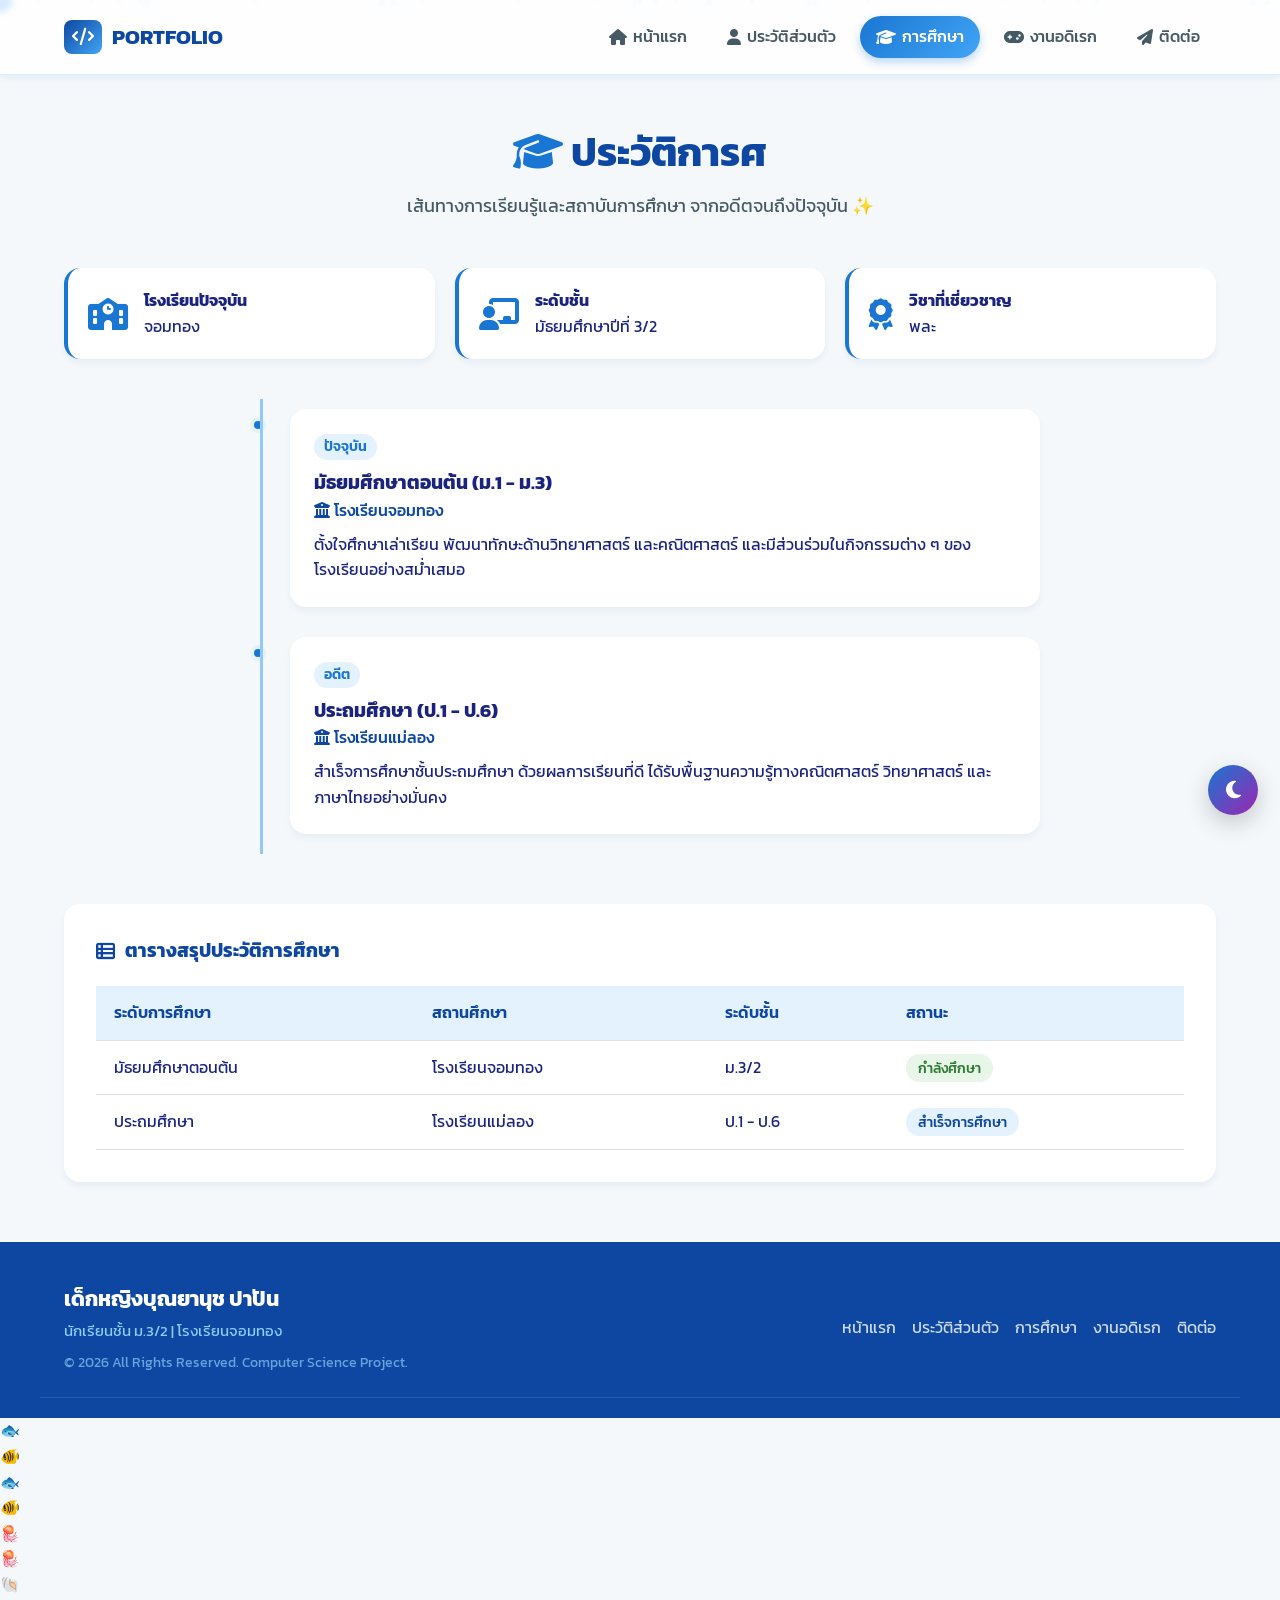
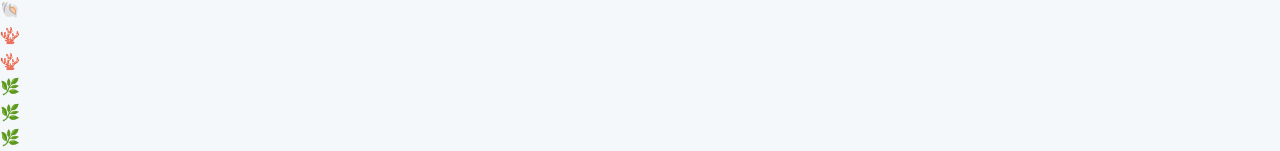
<file: education.html>
<!DOCTYPE html>
<html lang="th">

<head>

    <meta charset="UTF-8">

    <meta name="viewport"
          content="width=device-width, initial-scale=1.0">

    <title>ประวัติการศึกษา | Student Portfolio</title>

    <link rel="stylesheet" href="style.css">

    <link href="https://fonts.googleapis.com/css2?family=Kanit:wght@300;400;500;600;700&display=swap"
          rel="stylesheet">

    <link rel="stylesheet"
          href="https://cdnjs.cloudflare.com/ajax/libs/font-awesome/6.4.0/css/all.min.css">


    <!-- =====================================================
         EXTRA CSS
    ====================================================== -->

    <style>

        :root {

            --main-color: #1976d2;
            --second-color: #9c27b0;
            --pink: #ff4081;
            --cyan: #00c6ff;

        }


        html {

            scroll-behavior: smooth;

        }


        body {

            overflow-x: hidden;

        }


        /* =====================================================
           SCROLL PROGRESS
        ====================================================== */

        .scroll-progress {

            position: fixed;

            top: 0;
            left: 0;

            width: 0%;
            height: 4px;

            background:
                linear-gradient(
                    90deg,
                    #1976d2,
                    #9c27b0,
                    #ff4081,
                    #00c6ff
                );

            z-index: 99999;

            box-shadow:
                0 0 12px rgba(255,64,129,.8);

        }


        /* =====================================================
           PARTICLES
        ====================================================== */

        .particles {

            position: fixed;

            inset: 0;

            pointer-events: none;

            overflow: hidden;

            z-index: -1;

        }


        .particle {

            position: absolute;

            border-radius: 50%;

            background:
                rgba(25,118,210,.25);

            animation:
                particleFloat linear infinite;

        }


        @keyframes particleFloat {

            from {

                transform:
                    translateY(110vh)
                    scale(0);

                opacity: 0;

            }

            20% {

                opacity: 1;

            }

            80% {

                opacity: 1;

            }

            to {

                transform:
                    translateY(-10vh)
                    scale(1.5);

                opacity: 0;

            }

        }


        /* =====================================================
           PAGE HEADER
        ====================================================== */

        .page-header {

            animation:
                headerAnimation .8s ease both;

        }


        @keyframes headerAnimation {

            from {

                opacity: 0;

                transform:
                    translateY(-35px);

            }

            to {

                opacity: 1;

                transform:
                    translateY(0);

            }

        }


        .page-title {

            position: relative;

            display: inline-block;

            cursor: pointer;

        }


        .page-title i {

            color: #1976d2;

            animation:
                graduationFloat 2s ease-in-out infinite;

        }


        @keyframes graduationFloat {

            0%,
            100% {

                transform:
                    translateY(0)
                    rotate(0deg);

            }

            50% {

                transform:
                    translateY(-7px)
                    rotate(-8deg);

            }

        }


        /* =====================================================
           HIGHLIGHT BOX
        ====================================================== */

        .edu-highlight-grid {

            perspective: 1200px;

        }


        .edu-box {

            position: relative;

            overflow: hidden;

            transform-style: preserve-3d;

            opacity: 0;

            transform:
                translateY(50px)
                scale(.95);

            transition:
                transform .45s ease,
                opacity .6s ease,
                box-shadow .4s ease;

            cursor: pointer;

        }


        .edu-box.show {

            opacity: 1;

            transform:
                translateY(0)
                scale(1);

        }


        .edu-box:hover {

            transform:
                translateY(-10px)
                rotateX(3deg)
                rotateY(-3deg)
                scale(1.025);

            box-shadow:
                0 20px 45px
                rgba(25,118,210,.18);

        }


        /* แสงวิ่ง */

        .edu-box::before {

            content: "";

            position: absolute;

            top: -100%;

            left: -60%;

            width: 45%;

            height: 300%;

            background:
                linear-gradient(
                    90deg,
                    transparent,
                    rgba(255,255,255,.5),
                    transparent
                );

            transform: rotate(25deg);

            transition: .7s;

            pointer-events: none;

        }


        .edu-box:hover::before {

            left: 130%;

        }


        /* =====================================================
           ICON
        ====================================================== */

        .edu-box .icon {

            transition:
                transform .4s ease;

        }


        .edu-box:hover .icon {

            transform:
                scale(1.2)
                rotate(10deg);

        }


        /* =====================================================
           TIMELINE
        ====================================================== */

        .timeline-item {

            opacity: 0;

            transform:
                translateX(-70px);

            transition:
                opacity .7s ease,
                transform .7s ease;

        }


        .timeline-item.right {

            transform:
                translateX(70px);

        }


        .timeline-item.show {

            opacity: 1;

            transform:
                translateX(0);

        }


        .timeline-content {

            position: relative;

            overflow: hidden;

            transition:
                transform .35s ease,
                box-shadow .35s ease;

        }


        .timeline-content:hover {

            transform:
                translateY(-6px)
                scale(1.01);

            box-shadow:
                0 18px 40px
                rgba(25,118,210,.15);

        }


        .timeline-dot {

            transition:
                transform .3s ease,
                box-shadow .3s ease;

        }


        .timeline-item:hover
        .timeline-dot {

            transform:
                scale(1.35);

            box-shadow:
                0 0 0 8px
                rgba(25,118,210,.12),
                0 0 25px
                rgba(25,118,210,.5);

        }


        /* =====================================================
           TIMELINE DATE
        ====================================================== */

        .timeline-date {

            transition:
                transform .3s ease;

        }


        .timeline-content:hover
        .timeline-date {

            transform:
                translateX(5px);

        }


        /* =====================================================
           TABLE
        ====================================================== */

        .table-card {

            opacity: 0;

            transform:
                translateY(60px);

            transition:
                opacity .8s ease,
                transform .8s ease;

        }


        .table-card.show {

            opacity: 1;

            transform:
                translateY(0);

        }


        .custom-table tbody tr {

            transition:
                background .3s ease,
                transform .3s ease;

        }


        .custom-table tbody tr:hover {

            transform:
                translateX(5px);

            background:
                rgba(25,118,210,.06);

        }


        .status-badge {

            transition:
                transform .3s ease,
                box-shadow .3s ease;

        }


        tr:hover .status-badge {

            transform:
                scale(1.08);

            box-shadow:
                0 4px 12px
                rgba(0,0,0,.12);

        }


        /* =====================================================
           RIPPLE
        ====================================================== */

        .ripple {

            position: absolute;

            border-radius: 50%;

            background:
                rgba(255,255,255,.55);

            transform:
                scale(0);

            animation:
                rippleEffect .7s linear;

            pointer-events: none;

        }


        @keyframes rippleEffect {

            to {

                transform:
                    scale(5);

                opacity: 0;

            }

        }


        /* =====================================================
           CURSOR GLOW
        ====================================================== */

        .cursor-glow {

            position: fixed;

            width: 25px;
            height: 25px;

            border-radius: 50%;

            background:
                rgba(33,150,243,.18);

            pointer-events: none;

            transform:
                translate(-50%,-50%);

            z-index: 99998;

            filter: blur(3px);

            transition:
                width .2s ease,
                height .2s ease;

        }


        /* =====================================================
           DARK MODE
        ====================================================== */

        body.dark-mode {

            background:
                radial-gradient(
                    circle at top,
                    #182848,
                    #090b12 70%
                );

            color: #fff;

        }


        body.dark-mode
        .edu-box,
        body.dark-mode
        .timeline-content,
        body.dark-mode
        .table-card {

            background:
                rgba(25,30,45,.94);

            color: #fff;

            border-color:
                rgba(255,255,255,.1);

        }


        body.dark-mode
        .page-subtitle {

            color: #cbd3e0;

        }


        body.dark-mode
        .desc {

            color: #cbd3e0;

        }


        body.dark-mode
        .footer {

            background:
                #07090f;

        }


        /* =====================================================
           THEME BUTTON
        ====================================================== */

        .theme-toggle {

            position: fixed;

            right: 22px;

            bottom: 85px;

            width: 50px;
            height: 50px;

            border: none;

            border-radius: 50%;

            background:
                linear-gradient(
                    135deg,
                    #1976d2,
                    #9c27b0
                );

            color: white;

            font-size: 20px;

            cursor: pointer;

            z-index: 999;

            box-shadow:
                0 8px 25px
                rgba(0,0,0,.2);

            transition: .3s;

        }


        .theme-toggle:hover {

            transform:
                rotate(25deg)
                scale(1.1);

        }


        /* =====================================================
           BACK TO TOP
        ====================================================== */

        .back-to-top {

            position: fixed;

            right: 22px;

            bottom: 22px;

            width: 50px;
            height: 50px;

            border: none;

            border-radius: 50%;

            background:
                #ff4081;

            color: white;

            font-size: 18px;

            cursor: pointer;

            z-index: 999;

            opacity: 0;

            visibility: hidden;

            transform:
                translateY(20px);

            transition: .3s;

            box-shadow:
                0 8px 25px
                rgba(255,64,129,.35);

        }


        .back-to-top.show {

            opacity: 1;

            visibility: visible;

            transform:
                translateY(0);

        }


        .back-to-top:hover {

            transform:
                translateY(-5px);

            background:
                #e91e63;

        }


        /* =====================================================
           FOOTER
        ====================================================== */

        .footer {

            animation:
                footerAnimation 1s ease both;

        }


        @keyframes footerAnimation {

            from {

                opacity: 0;

                transform:
                    translateY(30px);

            }

            to {

                opacity: 1;

                transform:
                    translateY(0);

            }

        }


        /* =====================================================
           MOBILE
        ====================================================== */

        @media (max-width: 768px) {

            .cursor-glow {

                display: none;

            }

            .theme-toggle {

                right: 15px;

                bottom: 75px;

            }

            .back-to-top {

                right: 15px;

                bottom: 15px;

            }

            .edu-box:hover {

                transform:
                    translateY(-6px)
                    scale(1.01);

            }

        }


        /* =====================================================
           REDUCE MOTION
        ====================================================== */

        @media (prefers-reduced-motion: reduce) {

            *,
            *::before,
            *::after {

                animation-duration:
                    .01ms !important;

                animation-iteration-count:
                    1 !important;

                transition-duration:
                    .01ms !important;

            }

            html {

                scroll-behavior:
                    auto;

            }

        }

    </style>

</head>


<body>


    <!-- =====================================================
         SCROLL BAR
    ====================================================== -->

    <div class="scroll-progress"
         id="scrollProgress">
    </div>


    <!-- =====================================================
         PARTICLES
    ====================================================== -->

    <div class="particles"
         id="particles">
    </div>


    <!-- =====================================================
         CURSOR
    ====================================================== -->

    <div class="cursor-glow"
         id="cursorGlow">
    </div>


    <!-- =====================================================
         NAVIGATION
    ====================================================== -->

    <header class="navbar">

        <div class="nav-container">

            <a href="index.html"
               class="logo">

                <i class="fa-solid fa-code logo-icon"></i>

                <span>PORTFOLIO</span>

            </a>


            <nav class="nav-menu">

                <a href="index.html"
                   class="nav-link">

                    <i class="fa-solid fa-house"></i>
                    หน้าแรก

                </a>


                <a href="profile.html"
                   class="nav-link">

                    <i class="fa-solid fa-user"></i>
                    ประวัติส่วนตัว

                </a>


                <a href="education.html"
                   class="nav-link active">

                    <i class="fa-solid fa-graduation-cap"></i>
                    การศึกษา

                </a>


                <a href="hobby.html"
                   class="nav-link">

                    <i class="fa-solid fa-gamepad"></i>
                    งานอดิเรก

                </a>


                <a href="contact.html"
                   class="nav-link">

                    <i class="fa-solid fa-paper-plane"></i>
                    ติดต่อ

                </a>

            </nav>

        </div>

    </header>


    <!-- =====================================================
         MAIN
    ====================================================== -->

    <main class="page-main">

        <div class="container">


            <!-- HEADER -->

            <div class="page-header">

                <h1 class="page-title"
                    id="pageTitle">

                    <i class="fa-solid fa-graduation-cap"></i>

                    <span id="typingTitle">
                        ประวัติการศึกษา
                    </span>

                </h1>


                <p class="page-subtitle">

                    เส้นทางการเรียนรู้และสถาบันการศึกษา
                    จากอดีตจนถึงปัจจุบัน ✨

                </p>

            </div>


            <!-- =================================================
                 HIGHLIGHTS
            ================================================== -->

            <div class="edu-highlight-grid">


                <!-- BOX 1 -->

                <div class="edu-box">

                    <i class="fa-solid fa-school icon"></i>

                    <div>

                        <h4>
                            โรงเรียนปัจจุบัน
                        </h4>

                        <p>
                            จอมทอง
                        </p>

                    </div>

                </div>


                <!-- BOX 2 -->

                <div class="edu-box">

                    <i class="fa-solid fa-chalkboard-user icon"></i>

                    <div>

                        <h4>
                            ระดับชั้น
                        </h4>

                        <p>
                            มัธยมศึกษาปีที่ 3/2
                        </p>

                    </div>

                </div>


                <!-- BOX 3 -->

                <div class="edu-box">

                    <i class="fa-solid fa-award icon"></i>

                    <div>

                        <h4>
                            วิชาที่เชี่ยวชาญ
                        </h4>

                        <p>
                            พละ
                        </p>

                    </div>

                </div>


            </div>


            <!-- =================================================
                 TIMELINE
            ================================================== -->

            <div class="timeline-container">


                <!-- CURRENT -->

                <div class="timeline-item">

                    <div class="timeline-dot"></div>

                    <div class="timeline-content">

                        <span class="timeline-date">
                            ปัจจุบัน
                        </span>

                        <h3>
                            มัธยมศึกษาตอนต้น (ม.1 - ม.3)
                        </h3>

                        <p class="school-name">

                            <i class="fa-solid fa-building-columns"></i>

                            โรงเรียนจอมทอง

                        </p>

                        <p class="desc">

                            ตั้งใจศึกษาเล่าเรียน
                            พัฒนาทักษะด้านวิทยาศาสตร์
                            และคณิตศาสตร์
                            และมีส่วนร่วมในกิจกรรมต่าง ๆ
                            ของโรงเรียนอย่างสม่ำเสมอ

                        </p>

                    </div>

                </div>


                <!-- PAST -->

                <div class="timeline-item right">

                    <div class="timeline-dot"></div>

                    <div class="timeline-content">

                        <span class="timeline-date">
                            อดีต
                        </span>

                        <h3>
                            ประถมศึกษา (ป.1 - ป.6)
                        </h3>

                        <p class="school-name">

                            <i class="fa-solid fa-building-columns"></i>

                            โรงเรียนแม่ลอง

                        </p>

                        <p class="desc">

                            สำเร็จการศึกษาชั้นประถมศึกษา
                            ด้วยผลการเรียนที่ดี
                            ได้รับพื้นฐานความรู้ทางคณิตศาสตร์
                            วิทยาศาสตร์ และภาษาไทยอย่างมั่นคง

                        </p>

                    </div>

                </div>


            </div>


            <!-- =================================================
                 TABLE
            ================================================== -->

            <div class="table-card">

                <h3 class="table-title">

                    <i class="fa-solid fa-table-list"></i>

                    ตารางสรุปประวัติการศึกษา

                </h3>


                <div class="table-responsive">

                    <table class="custom-table">

                        <thead>

                            <tr>

                                <th>
                                    ระดับการศึกษา
                                </th>

                                <th>
                                    สถานศึกษา
                                </th>

                                <th>
                                    ระดับชั้น
                                </th>

                                <th>
                                    สถานะ
                                </th>

                            </tr>

                        </thead>


                        <tbody>

                            <tr>

                                <td>
                                    มัธยมศึกษาตอนต้น
                                </td>

                                <td>
                                    โรงเรียนจอมทอง
                                </td>

                                <td>
                                    ม.3/2
                                </td>

                                <td>

                                    <span class="status-badge active">
                                        กำลังศึกษา
                                    </span>

                                </td>

                            </tr>


                            <tr>

                                <td>
                                    ประถมศึกษา
                                </td>

                                <td>
                                    โรงเรียนแม่ลอง
                                </td>

                                <td>
                                    ป.1 - ป.6
                                </td>

                                <td>

                                    <span class="status-badge completed">
                                        สำเร็จการศึกษา
                                    </span>

                                </td>

                            </tr>

                        </tbody>

                    </table>

                </div>

            </div>

        </div>

    </main>


    <!-- =====================================================
         FOOTER
    ====================================================== -->

    <footer class="footer">

        <div class="container footer-container">

            <div class="footer-info">

                <h3>
                    เด็กหญิงบุณยานุช ปาปัน
                </h3>

                <p>
                    นักเรียนชั้น ม.3/2 |
                    โรงเรียนจอมทอง
                </p>

                <p class="copyright">

                    &copy; 2026 All Rights Reserved.
                    Computer Science Project.

                </p>

            </div>


            <div class="footer-nav">

                <a href="index.html">
                    หน้าแรก
                </a>

                <a href="profile.html">
                    ประวัติส่วนตัว
                </a>

                <a href="education.html">
                    การศึกษา
                </a>

                <a href="hobby.html">
                    งานอดิเรก
                </a>

                <a href="contact.html">
                    ติดต่อ
                </a>

            </div>

        </div>

    </footer>


    <!-- =====================================================
         DARK MODE
    ====================================================== -->

    <button class="theme-toggle"
            id="themeToggle"
            aria-label="เปลี่ยนธีม">

        <i class="fa-solid fa-moon"></i>

    </button>


    <!-- =====================================================
         BACK TO TOP
    ====================================================== -->

    <button class="back-to-top"
            id="backToTop"
            aria-label="กลับขึ้นด้านบน">

        <i class="fa-solid fa-arrow-up"></i>

    </button>


    <!-- =====================================================
         JAVASCRIPT
    ====================================================== -->

    <script>


        /* =====================================================
           CREATE PARTICLES
        ====================================================== */

        function createParticles() {

            const container =
                document.getElementById("particles");

            const amount = 35;


            for (let i = 0; i < amount; i++) {

                const particle =
                    document.createElement("div");

                particle.className =
                    "particle";


                particle.style.left =
                    Math.random() * 100 + "%";


                particle.style.animationDuration =
                    (5 + Math.random() * 10) + "s";


                particle.style.animationDelay =
                    Math.random() * 8 + "s";


                const size =
                    2 + Math.random() * 5;


                particle.style.width =
                    size + "px";


                particle.style.height =
                    size + "px";


                container.appendChild(
                    particle
                );

            }

        }


        /* =====================================================
           REVEAL ELEMENTS
        ====================================================== */

        function setupReveal() {


            const elements =
                document.querySelectorAll(
                    ".edu-box, .timeline-item, .table-card"
                );


            const observer =
                new IntersectionObserver(

                    entries => {

                        entries.forEach(
                            (entry, index) => {

                                if (
                                    entry.isIntersecting
                                ) {

                                    setTimeout(
                                        () => {

                                            entry.target
                                                .classList
                                                .add("show");

                                        },
                                        index * 150
                                    );


                                    observer.unobserve(
                                        entry.target
                                    );

                                }

                            }
                        );

                    },

                    {
                        threshold: .15
                    }

                );


            elements.forEach(
                element => {

                    observer.observe(
                        element
                    );

                }
            );

        }


        /* =====================================================
           RIPPLE
        ====================================================== */

        function setupRipple() {


            const elements =
                document.querySelectorAll(
                    ".edu-box, .timeline-content"
                );


            elements.forEach(
                element => {


                    element.addEventListener(
                        "click",
                        event => {


                            const rect =
                                element.getBoundingClientRect();


                            const ripple =
                                document.createElement(
                                    "span"
                                );


                            ripple.className =
                                "ripple";


                            const size =
                                Math.max(
                                    rect.width,
                                    rect.height
                                );


                            ripple.style.width =
                                size + "px";


                            ripple.style.height =
                                size + "px";


                            ripple.style.left =
                                (
                                    event.clientX -
                                    rect.left -
                                    size / 2
                                ) + "px";


                            ripple.style.top =
                                (
                                    event.clientY -
                                    rect.top -
                                    size / 2
                                ) + "px";


                            element.appendChild(
                                ripple
                            );


                            setTimeout(
                                () => {

                                    ripple.remove();

                                },
                                700
                            );

                        }
                    );

                }
            );

        }


        /* =====================================================
           MOUSE LIGHT
        ====================================================== */

        function setupMouseEffect() {


            const elements =
                document.querySelectorAll(
                    ".edu-box, .timeline-content"
                );


            elements.forEach(
                element => {


                    element.addEventListener(
                        "mousemove",
                        event => {


                            const rect =
                                element.getBoundingClientRect();


                            const x =
                                event.clientX -
                                rect.left;


                            const y =
                                event.clientY -
                                rect.top;


                            element.style.background =
                                `radial-gradient(
                                    circle at
                                    ${x}px ${y}px,
                                    rgba(255,255,255,.15),
                                    transparent 35%
                                )`;

                        }
                    );


                    element.addEventListener(
                        "mouseleave",
                        () => {

                            element.style.background =
                                "";

                        }
                    );

                }
            );

        }


        /* =====================================================
           SCROLL PROGRESS
        ====================================================== */

        window.addEventListener(
            "scroll",
            () => {


                const scrollTop =
                    window.scrollY;


                const pageHeight =
                    document.documentElement
                        .scrollHeight -
                    document.documentElement
                        .clientHeight;


                const progress =
                    (scrollTop / pageHeight) * 100;


                document.getElementById(
                    "scrollProgress"
                ).style.width =
                    progress + "%";


                /* BACK TO TOP */


                const backButton =
                    document.getElementById(
                        "backToTop"
                    );


                if (scrollTop > 400) {

                    backButton
                        .classList
                        .add("show");

                } else {

                    backButton
                        .classList
                        .remove("show");

                }

            }
        );


        /* =====================================================
           BACK TO TOP
        ====================================================== */

        document.getElementById(
            "backToTop"
        ).addEventListener(
            "click",
            () => {

                window.scrollTo({

                    top: 0,

                    behavior: "smooth"

                });

            }
        );


        /* =====================================================
           DARK MODE
        ====================================================== */

        const themeButton =
            document.getElementById(
                "themeToggle"
            );


        const themeIcon =
            themeButton.querySelector(
                "i"
            );


        if (
            localStorage.getItem(
                "theme"
            ) === "dark"
        ) {

            document.body
                .classList
                .add("dark-mode");


            themeIcon.className =
                "fa-solid fa-sun";

        }


        themeButton.addEventListener(
            "click",
            () => {


                document.body
                    .classList
                    .toggle(
                        "dark-mode"
                    );


                const isDark =
                    document.body
                        .classList
                        .contains(
                            "dark-mode"
                        );


                localStorage.setItem(
                    "theme",
                    isDark
                        ? "dark"
                        : "light"
                );


                themeIcon.className =
                    isDark
                        ? "fa-solid fa-sun"
                        : "fa-solid fa-moon";

            }
        );


        /* =====================================================
           CURSOR GLOW
        ====================================================== */

        const cursorGlow =
            document.getElementById(
                "cursorGlow"
            );


        document.addEventListener(
            "mousemove",
            event => {

                cursorGlow.style.left =
                    event.clientX + "px";


                cursorGlow.style.top =
                    event.clientY + "px";

            }
        );


        /* =====================================================
           CURSOR INTERACTION
        ====================================================== */

        const interactiveElements =
            document.querySelectorAll(
                "a, button, .edu-box, .timeline-content"
            );


        interactiveElements.forEach(
            element => {


                element.addEventListener(
                    "mouseenter",
                    () => {

                        cursorGlow.style.width =
                            "55px";

                        cursorGlow.style.height =
                            "55px";

                    }
                );


                element.addEventListener(
                    "mouseleave",
                    () => {

                        cursorGlow.style.width =
                            "25px";

                        cursorGlow.style.height =
                            "25px";

                    }
                );

            }
        );


        /* =====================================================
           TYPING EFFECT
        ====================================================== */

        const typingTitle =
            document.getElementById(
                "typingTitle"
            );


        const originalTitle =
            typingTitle.textContent.trim();


        typingTitle.textContent =
            "";


        let charIndex = 0;


        function typeTitle() {


            if (
                charIndex <
                originalTitle.length
            ) {


                typingTitle.textContent +=
                    originalTitle.charAt(
                        charIndex
                    );


                charIndex++;


                setTimeout(
                    typeTitle,
                    80
                );

            }

        }


        /* =====================================================
           EASTER EGG
        ====================================================== */

        let clickCount = 0;


        document.getElementById(
            "pageTitle"
        ).addEventListener(
            "click",
            () => {


                clickCount++;


                if (
                    clickCount === 5
                ) {


                    alert(
                        "🎓✨ ตั้งใจเรียนและทำตามความฝันให้สำเร็จนะคะ! 💙"
                    );


                    clickCount = 0;

                }

            }
        );


        /* =====================================================
           START
        ====================================================== */

        document.addEventListener(
            "DOMContentLoaded",
            () => {

                createParticles();

                setupReveal();

                setupRipple();

                setupMouseEffect();

                setTimeout(
                    typeTitle,
                    500
                );

            }
        );


    </script>

</body>

</html>
<!-- =====================================================
     UNDERWATER PINK BACKGROUND
===================================================== -->

<div class="underwater-bg">

    <!-- แสงใต้น้ำ -->
    <div class="water-light light-1"></div>
    <div class="water-light light-2"></div>
    <div class="water-light light-3"></div>

    <!-- ฟองอากาศ -->
    <div class="bubbles">
        <span></span>
        <span></span>
        <span></span>
        <span></span>
        <span></span>
        <span></span>
        <span></span>
        <span></span>
        <span></span>
        <span></span>
        <span></span>
        <span></span>
    </div>

    <!-- ปลา -->
    <div class="sea-fish fish-1">🐟</div>
    <div class="sea-fish fish-2">🐠</div>
    <div class="sea-fish fish-3">🐟</div>
    <div class="sea-fish fish-4">🐠</div>

    <!-- แมงกะพรุน -->
    <div class="jellyfish jelly-1">🪼</div>
    <div class="jellyfish jelly-2">🪼</div>

    <!-- ของตกแต่งทะเล -->
    <div class="sea-decoration shell-1">🐚</div>
    <div class="sea-decoration shell-2">🐚</div>
    <div class="sea-decoration coral-1">🪸</div>
    <div class="sea-decoration coral-2">🪸</div>

    <!-- สาหร่าย -->
    <div class="seaweed seaweed-1">🌿</div>
    <div class="seaweed seaweed-2">🌿</div>
    <div class="seaweed seaweed-3">🌿</div>

</div>
</file>
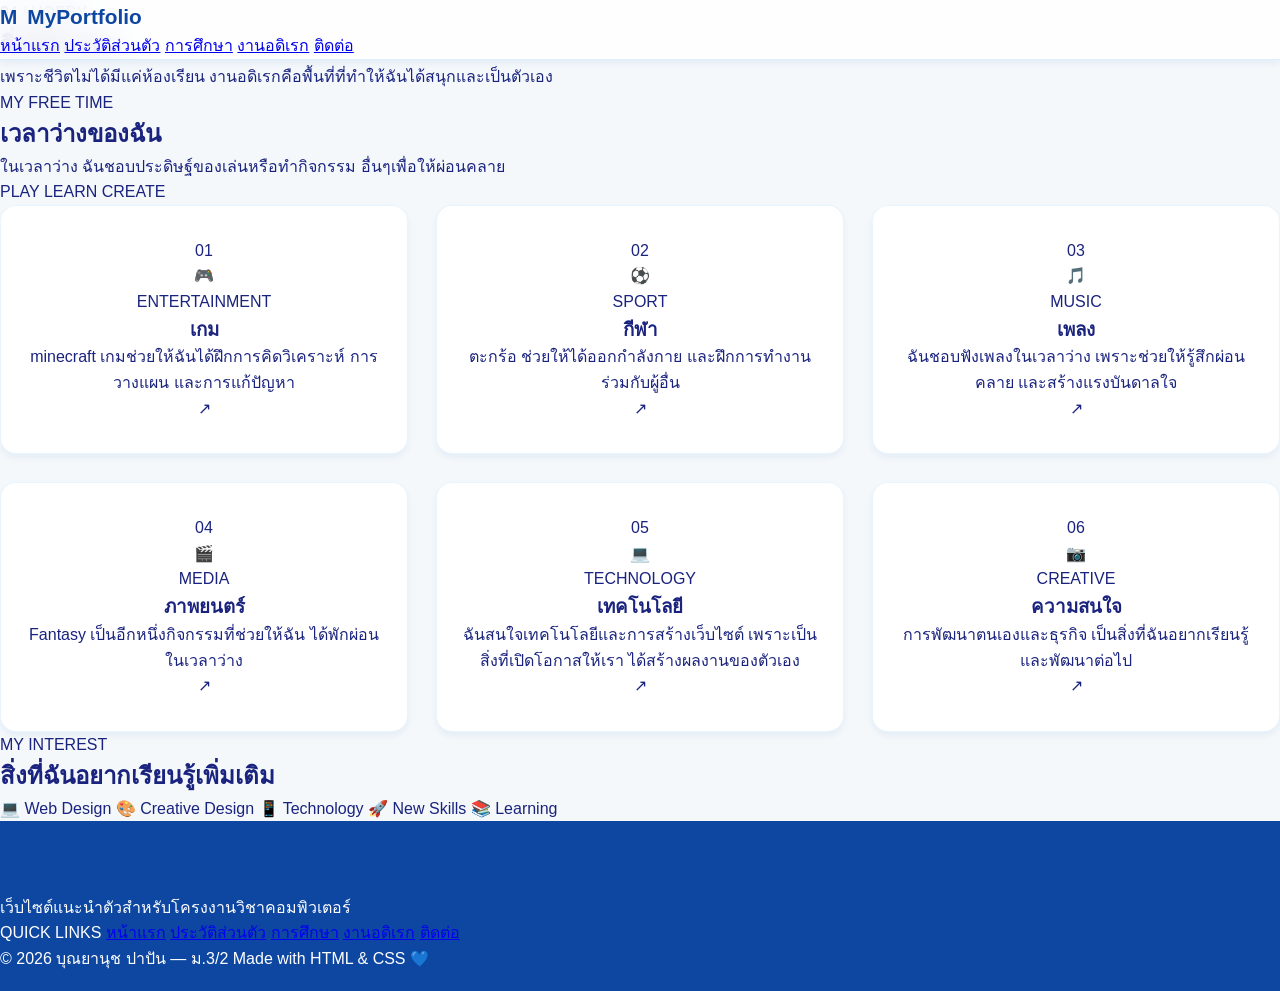
<file: hobby.html>
<!DOCTYPE html>
<html lang="th">
<head>
    <meta charset="UTF-8">
    <meta name="viewport" content="width=device-width, initial-scale=1.0">
    <meta name="description" content="งานอดิเรกและความสนใจของนักเรียน">
    <title>My Portfolio | งานอดิเรก</title>
    <link rel="stylesheet" href="style.css">
</head>

<body>

    <header class="site-header">
        <nav class="navbar">
            <a href="index.html" class="logo">
                <span class="logo-mark">M</span>
                <span>My<span>Portfolio</span></span>
            </a>

            <div class="nav-links">
                <a href="index.html">หน้าแรก</a>
                <a href="profile.html">ประวัติส่วนตัว</a>
                <a href="education.html">การศึกษา</a>
                <a href="hobby.html" class="active">งานอดิเรก</a>
                <a href="contact.html">ติดต่อ</a>
            </div>
        </nav>
    </header>

    <main>

        <section class="page-hero hobby-hero">
            <div class="section">
                <span class="section-number">04 / HOBBY</span>
                <h1>สิ่งที่ฉันชอบ</h1>
                <p>
                    เพราะชีวิตไม่ได้มีแค่ห้องเรียน
                    งานอดิเรกคือพื้นที่ที่ทำให้ฉันได้สนุกและเป็นตัวเอง
                </p>
            </div>
        </section>

        <section class="hobby-intro section">

            <div class="hobby-intro-text">
                <span class="section-number">MY FREE TIME</span>
                <h2>เวลาว่างของฉัน</h2>

                <p>
                    ในเวลาว่าง ฉันชอบประดิษฐ์ของเล่นหรือทำกิจกรรม
                   อื่นๆเพื่อให้ผ่อนคลาย
                </p>
            </div>

            <div class="hobby-word">
                <span>PLAY</span>
                <span>LEARN</span>
                <span>CREATE</span>
            </div>

        </section>

        <section class="hobby-grid-section section-small">

            <div class="hobby-grid">

                <article class="hobby-card hobby-featured">

                    <div class="hobby-number">01</div>
                    <div class="hobby-icon">🎮</div>

                    <div class="hobby-card-content">
                        <span>ENTERTAINMENT</span>
                        <h3>เกม</h3>
                        <p>
                            minecraft
                            เกมช่วยให้ฉันได้ฝึกการคิดวิเคราะห์
                            การวางแผน และการแก้ปัญหา
                        </p>
                    </div>

                    <div class="hobby-arrow">↗</div>

                </article>

                <article class="hobby-card">

                    <div class="hobby-number">02</div>
                    <div class="hobby-icon">⚽</div>

                    <div class="hobby-card-content">
                        <span>SPORT</span>
                        <h3>กีฬา</h3>
                        <p>
                            ตะกร้อ
                            ช่วยให้ได้ออกกำลังกาย
                            และฝึกการทำงานร่วมกับผู้อื่น
                        </p>
                    </div>

                    <div class="hobby-arrow">↗</div>

                </article>

                <article class="hobby-card">

                    <div class="hobby-number">03</div>
                    <div class="hobby-icon">🎵</div>

                    <div class="hobby-card-content">
                        <span>MUSIC</span>
                        <h3>เพลง</h3>
                        <p>
                            ฉันชอบฟังเพลงในเวลาว่าง
                            เพราะช่วยให้รู้สึกผ่อนคลาย
                            และสร้างแรงบันดาลใจ
                        </p>
                    </div>

                    <div class="hobby-arrow">↗</div>

                </article>

                <article class="hobby-card">

                    <div class="hobby-number">04</div>
                    <div class="hobby-icon">🎬</div>

                    <div class="hobby-card-content">
                        <span>MEDIA</span>
                        <h3>ภาพยนตร์</h3>
                        <p>
                            Fantasy
                            เป็นอีกหนึ่งกิจกรรมที่ช่วยให้ฉัน
                            ได้พักผ่อนในเวลาว่าง
                        </p>
                    </div>

                    <div class="hobby-arrow">↗</div>

                </article>

                <article class="hobby-card hobby-wide">

                    <div class="hobby-number">05</div>
                    <div class="hobby-icon">💻</div>

                    <div class="hobby-card-content">
                        <span>TECHNOLOGY</span>
                        <h3>เทคโนโลยี</h3>
                        <p>
                            ฉันสนใจเทคโนโลยีและการสร้างเว็บไซต์
                            เพราะเป็นสิ่งที่เปิดโอกาสให้เรา
                            ได้สร้างผลงานของตัวเอง
                        </p>
                    </div>

                    <div class="hobby-arrow">↗</div>

                </article>

                <article class="hobby-card">

                    <div class="hobby-number">06</div>
                    <div class="hobby-icon">📷</div>

                    <div class="hobby-card-content">
                        <span>CREATIVE</span>
                        <h3>ความสนใจ</h3>
                        <p>
                            การพัฒนาตนเองและธุรกิจ
                            เป็นสิ่งที่ฉันอยากเรียนรู้
                            และพัฒนาต่อไป
                        </p>
                    </div>

                    <div class="hobby-arrow">↗</div>

                </article>

            </div>

        </section>

        <section class="interest-section section">

            <div class="interest-box">

                <div>
                    <span class="section-number light-number">MY INTEREST</span>
                    <h2>สิ่งที่ฉันอยากเรียนรู้เพิ่มเติม</h2>
                </div>

                <div class="interest-tags">
                    <span>💻 Web Design</span>
                    <span>🎨 Creative Design</span>
                    <span>📱 Technology</span>
                    <span>🚀 New Skills</span>
                    <span>📚 Learning</span>
                </div>

            </div>

        </section>

    </main>

    <footer class="footer">
        <div class="footer-main">
            <div>
                <a href="index.html" class="logo footer-logo">
                    <span class="logo-mark">M</span>
                    <span>My<span>Portfolio</span></span>
                </a>
                <p>
                    เว็บไซต์แนะนำตัวสำหรับโครงงานวิชาคอมพิวเตอร์
                </p>
            </div>

            <div class="footer-links">
                <span>QUICK LINKS</span>
                <a href="index.html">หน้าแรก</a>
                <a href="profile.html">ประวัติส่วนตัว</a>
                <a href="education.html">การศึกษา</a>
                <a href="hobby.html">งานอดิเรก</a>
                <a href="contact.html">ติดต่อ</a>
            </div>
        </div>

        <div class="footer-bottom">
            <span>© 2026 บุณยานุช ปาปัน — ม.3/2</span>
            <span>Made with HTML & CSS 💙</span>
        </div>
    </footer>
</file>
<file: style.css>
/* ==========================================================================
   CSS Variables & Root Configurations
   ========================================================================== */
:root {
    /* Color Palette */
    --primary-dark: #0D47A1;
    --primary-main: #1976D2;
    --primary-light: #42A5F5;
    --primary-soft: #90CAF9;
    --bg-light: #E3F2FD;
    --bg-white: #FFFFFF;
    
    /* Text Colors */
    --text-primary: #1A237E;
    --text-secondary: #455A64;
    --text-muted: #78909C;
    
    /* UI Accent Elements */
    --shadow-sm: 0 4px 6px rgba(13, 71, 161, 0.06);
    --shadow-md: 0 8px 20px rgba(13, 71, 161, 0.1);
    --shadow-lg: 0 15px 30px rgba(13, 71, 161, 0.15);
    --radius-sm: 8px;
    --radius-md: 16px;
    --radius-lg: 24px;
    --radius-full: 9999px;
    --transition: all 0.3s cubic-bezier(0.4, 0, 0.2, 1);
}

/* Reset & Base Setup */
* {
    margin: 0;
    padding: 0;
    box-sizing: border-box;
    font-family: 'Kanit', sans-serif;
}

body {
    background-color: #F4F8FB;
    color: var(--text-primary);
    line-height: 1.6;
    display: flex;
    flex-direction: column;
    min-height: 100vh;
    overflow-x: hidden;
}

/* Layout Utilities */
.container {
    width: 100%;
    max-width: 1200px;
    margin: 0 auto;
    padding: 0 24px;
}

.page-main {
    padding: 120px 0 60px 0;
    flex: 1;
}

/* ==========================================================================
   Typography & Header Elements
   ========================================================================== */
.page-header {
    text-align: center;
    margin-bottom: 48px;
    animation: fadeInDown 0.8s ease-out;
}

.page-title {
    font-size: 2.5rem;
    font-weight: 700;
    color: var(--primary-dark);
    margin-bottom: 8px;
    display: flex;
    align-items: center;
    justify-content: center;
    gap: 12px;
}

.page-subtitle {
    font-size: 1.1rem;
    color: var(--text-secondary);
}

.text-gradient {
    background: linear-gradient(135deg, var(--primary-dark), var(--primary-light));
    -webkit-background-clip: text;
    -webkit-text-fill-color: transparent;
}

/* ==========================================================================
   Navigation Bar Section
   ========================================================================== */
.navbar {
    position: fixed;
    top: 0;
    left: 0;
    width: 100%;
    z-index: 1000;
    background: rgba(255, 255, 255, 0.85);
    backdrop-filter: blur(12px);
    border-bottom: 1px solid rgba(144, 202, 249, 0.3);
    box-shadow: var(--shadow-sm);
}

.nav-container {
    max-width: 1200px;
    margin: 0 auto;
    display: flex;
    justify-content: space-between;
    align-items: center;
    padding: 16px 24px;
}

.logo {
    display: flex;
    align-items: center;
    gap: 10px;
    font-size: 1.3rem;
    font-weight: 700;
    color: var(--primary-dark);
    text-decoration: none;
}

.logo-icon {
    background: linear-gradient(135deg, var(--primary-dark), var(--primary-light));
    color: white;
    padding: 8px;
    border-radius: var(--radius-sm);
    font-size: 1.1rem;
}

.nav-menu {
    display: flex;
    gap: 8px;
}

.nav-link {
    text-decoration: none;
    color: var(--text-secondary);
    font-weight: 500;
    padding: 8px 16px;
    border-radius: var(--radius-full);
    transition: var(--transition);
    display: flex;
    align-items: center;
    gap: 6px;
}

.nav-link:hover {
    color: var(--primary-main);
    background-color: var(--bg-light);
}

.nav-link.active {
    color: var(--bg-white);
    background: linear-gradient(135deg, var(--primary-main), var(--primary-light));
    box-shadow: 0 4px 10px rgba(25, 118, 210, 0.3);
}

/* ==========================================================================
   Hero Section (Index Page)
   ========================================================================== */
.hero-section {
    padding: 140px 0 80px 0;
    background: linear-gradient(180deg, var(--bg-light) 0%, #F4F8FB 100%);
}

.hero-container {
    max-width: 1200px;
    margin: 0 auto;
    padding: 0 24px;
    display: grid;
    grid-template-columns: 1fr 1fr;
    gap: 40px;
    align-items: center;
}

.badge {
    display: inline-flex;
    align-items: center;
    gap: 8px;
    background-color: var(--bg-white);
    color: var(--primary-main);
    padding: 6px 16px;
    border-radius: var(--radius-full);
    font-size: 0.9rem;
    font-weight: 500;
    box-shadow: var(--shadow-sm);
    border: 1px solid var(--primary-soft);
    margin-bottom: 20px;
}

.hero-title {
    font-size: 3rem;
    line-height: 1.2;
    font-weight: 700;
    margin-bottom: 16px;
    color: var(--primary-dark);
}

.hero-subtitle {
    font-size: 1.15rem;
    color: var(--text-secondary);
    margin-bottom: 32px;
}

.hero-cta {
    display: flex;
    gap: 16px;
}

/* Buttons Design */
.btn {
    display: inline-flex;
    align-items: center;
    gap: 8px;
    padding: 12px 28px;
    border-radius: var(--radius-full);
    font-weight: 500;
    text-decoration: none;
    transition: var(--transition);
    cursor: pointer;
    border: none;
}

.btn-primary {
    background: linear-gradient(135deg, var(--primary-main), var(--primary-dark));
    color: white;
    box-shadow: var(--shadow-md);
}

.btn-primary:hover {
    transform: translateY(-3px);
    box-shadow: var(--shadow-lg);
}

.btn-outline {
    background-color: var(--bg-white);
    color: var(--primary-main);
    border: 2px solid var(--primary-light);
}

.btn-outline:hover {
    background-color: var(--bg-light);
    transform: translateY(-3px);
}

/* Avatar Elements */
.hero-visual {
    display: flex;
    justify-content: center;
    position: relative;
}

.avatar-wrapper {
    position: relative;
    width: 320px;
    height: 320px;
}

.avatar-bg-glow {
    position: absolute;
    top: -10px;
    left: -10px;
    right: -10px;
    bottom: -10px;
    background: linear-gradient(135deg, var(--primary-light), var(--primary-soft));
    border-radius: 30% 70% 70% 30% / 30% 30% 70% 70%;
    filter: blur(15px);
    opacity: 0.6;
    animation: morphing 8s ease-in-out infinite alternate;
}

.avatar-img {
    width: 100%;
    height: 100%;
    object-fit: cover;
    border-radius: var(--radius-lg);
    border: 4px solid var(--bg-white);
    box-shadow: var(--shadow-lg);
    position: relative;
    z-index: 2;
    transition: var(--transition);
}

.avatar-wrapper:hover .avatar-img {
    transform: scale(1.02);
}

/* Floating Badges */
.floating-badge {
    position: absolute;
    background: rgba(255, 255, 255, 0.95);
    padding: 10px 18px;
    border-radius: var(--radius-md);
    box-shadow: var(--shadow-md);
    display: flex;
    align-items: center;
    gap: 8px;
    font-weight: 600;
    color: var(--primary-dark);
    z-index: 3;
    animation: float 4s ease-in-out infinite;
}

.badge-1 { top: 20px; left: -30px; }
.badge-2 { bottom: 20px; right: -30px; animation-delay: 2s; }

/* Quick Highlights */
.quick-highlights {
    padding: 60px 0;
}

.highlight-grid {
    display: grid;
    grid-template-columns: repeat(3, 1fr);
    gap: 24px;
}

.highlight-card {
    background: var(--bg-white);
    padding: 28px;
    border-radius: var(--radius-md);
    box-shadow: var(--shadow-sm);
    border: 1px solid rgba(144, 202, 249, 0.2);
    text-align: center;
    transition: var(--transition);
}

.highlight-card:hover {
    transform: translateY(-5px);
    box-shadow: var(--shadow-md);
}

.highlight-card .card-icon {
    width: 60px;
    height: 60px;
    background: var(--bg-light);
    color: var(--primary-main);
    border-radius: 50%;
    display: flex;
    align-items: center;
    justify-content: center;
    font-size: 1.5rem;
    margin: 0 auto 16px auto;
}

/* ==========================================================================
   Profile Page Section
   ========================================================================== */
.profile-layout {
    display: grid;
    grid-template-columns: 320px 1fr;
    gap: 32px;
}

.profile-card-main {
    background: var(--bg-white);
    padding: 32px;
    border-radius: var(--radius-md);
    box-shadow: var(--shadow-sm);
    text-align: center;
    border: 1px solid rgba(144, 202, 249, 0.2);
}

.profile-avatar {
    width: 180px;
    height: 180px;
    border-radius: 50%;
    object-fit: cover;
    border: 4px solid var(--primary-soft);
    margin-bottom: 16px;
}

.profile-tag {
    display: inline-block;
    background-color: var(--bg-light);
    color: var(--primary-main);
    padding: 4px 12px;
    border-radius: var(--radius-full);
    font-size: 0.9rem;
    margin-top: 6px;
}

.profile-divider {
    height: 1px;
    background-color: #E0E0E0;
    margin: 20px 0;
}

.quick-info-list {
    list-style: none;
    text-align: left;
}

.quick-info-list li {
    padding: 8px 0;
    color: var(--text-secondary);
    display: flex;
    align-items: center;
    gap: 10px;
}

.info-card {
    background: var(--bg-white);
    padding: 32px;
    border-radius: var(--radius-md);
    box-shadow: var(--shadow-sm);
    border: 1px solid rgba(144, 202, 249, 0.2);
    margin-bottom: 24px;
}

.card-header {
    display: flex;
    align-items: center;
    gap: 12px;
    margin-bottom: 16px;
    color: var(--primary-dark);
}

.card-header .icon {
    font-size: 1.5rem;
    color: var(--primary-main);
}

.info-grid-2col {
    display: grid;
    grid-template-columns: 1fr 1fr;
    gap: 24px;
}

.custom-bullet-list {
    list-style: none;
}

.custom-bullet-list li {
    margin-bottom: 8px;
    position: relative;
    padding-left: 20px;
}

.custom-bullet-list li::before {
    content: "•";
    color: var(--primary-main);
    font-weight: bold;
    font-size: 1.2rem;
    position: absolute;
    left: 0;
}

/* ==========================================================================
   Education Page Section
   ========================================================================== */
.edu-highlight-grid {
    display: grid;
    grid-template-columns: repeat(3, 1fr);
    gap: 20px;
    margin-bottom: 40px;
}

.edu-box {
    background: var(--bg-white);
    padding: 20px;
    border-radius: var(--radius-md);
    display: flex;
    align-items: center;
    gap: 16px;
    box-shadow: var(--shadow-sm);
    border-left: 4px solid var(--primary-main);
}

.edu-box .icon {
    font-size: 2rem;
    color: var(--primary-main);
}

/* Timeline Layout */
.timeline-container {
    position: relative;
    max-width: 800px;
    margin: 0 auto 50px auto;
}

.timeline-container::after {
    content: '';
    position: absolute;
    width: 3px;
    background-color: var(--primary-soft);
    top: 0;
    bottom: 0;
    left: 20px;
}

.timeline-item {
    padding: 10px 0 20px 50px;
    position: relative;
}

.timeline-dot {
    width: 16px;
    height: 16px;
    background-color: var(--primary-main);
    border: 4px solid var(--bg-light);
    border-radius: 50%;
    position: absolute;
    left: 10px;
    top: 18px;
    z-index: 1;
}

.timeline-content {
    background: var(--bg-white);
    padding: 24px;
    border-radius: var(--radius-md);
    box-shadow: var(--shadow-sm);
    transition: var(--transition);
}

.timeline-content:hover {
    box-shadow: var(--shadow-md);
    transform: translateX(5px);
}

.timeline-date {
    display: inline-block;
    background: var(--bg-light);
    color: var(--primary-main);
    padding: 2px 10px;
    border-radius: var(--radius-full);
    font-size: 0.85rem;
    font-weight: 600;
    margin-bottom: 8px;
}

.school-name {
    color: var(--primary-dark);
    font-weight: 500;
    margin-bottom: 8px;
}

/* Custom Table */
.table-card {
    background: var(--bg-white);
    padding: 32px;
    border-radius: var(--radius-md);
    box-shadow: var(--shadow-sm);
}

.table-title {
    margin-bottom: 20px;
    color: var(--primary-dark);
    display: flex;
    align-items: center;
    gap: 10px;
}

.table-responsive {
    overflow-x: auto;
}

.custom-table {
    width: 100%;
    border-collapse: collapse;
    text-align: left;
}

.custom-table th, .custom-table td {
    padding: 14px 18px;
    border-bottom: 1px solid #E0E0E0;
}

.custom-table th {
    background-color: var(--bg-light);
    color: var(--primary-dark);
    font-weight: 600;
}

.status-badge {
    padding: 4px 12px;
    border-radius: var(--radius-full);
    font-size: 0.85rem;
    font-weight: 500;
}

.status-badge.active {
    background-color: #E8F5E9;
    color: #2E7D32;
}

.status-badge.completed {
    background-color: #E3F2FD;
    color: var(--primary-dark);
}

/* ==========================================================================
   Hobby Page Section
   ========================================================================== */
.hobby-grid {
    display: grid;
    grid-template-columns: repeat(3, 1fr);
    gap: 28px;
}

.hobby-card {
    background: var(--bg-white);
    padding: 32px 24px;
    border-radius: var(--radius-md);
    box-shadow: var(--shadow-sm);
    border: 1px solid rgba(144, 202, 249, 0.2);
    text-align: center;
    transition: var(--transition);
}

.hobby-card:hover {
    transform: translateY(-8px);
    box-shadow: var(--shadow-lg);
}

.hobby-icon-wrapper {
    width: 70px;
    height: 70px;
    border-radius: 20px;
    display: flex;
    align-items: center;
    justify-content: center;
    font-size: 2rem;
    margin: 0 auto 20px auto;
    color: white;
}

.color-1 { background: linear-gradient(135deg, #1E88E5, #1565C0); }
.color-2 { background: linear-gradient(135deg, #42A5F5, #1E88E5); }
.color-3 { background: linear-gradient(135deg, #03A9F4, #0288D1); }
.color-4 { background: linear-gradient(135deg, #29B6F6, #0288D1); }
.color-5 { background: linear-gradient(135deg, #0D47A1, #1976D2); }
.color-6 { background: linear-gradient(135deg, #4FC3F7, #0288D1); }

.hobby-desc {
    color: var(--text-secondary);
    font-size: 0.95rem;
    margin: 12px 0 20px 0;
}

.hobby-tag {
    display: inline-block;
    background-color: var(--bg-light);
    color: var(--primary-main);
    padding: 4px 14px;
    border-radius: var(--radius-full);
    font-size: 0.85rem;
    font-weight: 500;
}

/* ==========================================================================
   Contact Page Section
   ========================================================================== */
.contact-cta-card {
    background: linear-gradient(135deg, var(--primary-main), var(--primary-dark));
    color: white;
    padding: 36px;
    border-radius: var(--radius-md);
    text-align: center;
    margin-bottom: 40px;
    box-shadow: var(--shadow-md);
}

.contact-cta-card h2 {
    font-size: 1.8rem;
    margin-bottom: 10px;
}

.contact-grid {
    display: grid;
    grid-template-columns: repeat(4, 1fr);
    gap: 24px;
}

.contact-card {
    background: var(--bg-white);
    padding: 28px 20px;
    border-radius: var(--radius-md);
    box-shadow: var(--shadow-sm);
    text-align: center;
    border: 1px solid rgba(144, 202, 249, 0.2);
    transition: var(--transition);
}

.contact-card:hover {
    transform: translateY(-5px);
    box-shadow: var(--shadow-md);
}

.contact-icon {
    width: 60px;
    height: 60px;
    border-radius: 50%;
    display: flex;
    align-items: center;
    justify-content: center;
    font-size: 1.5rem;
    margin: 0 auto 16px auto;
    color: white;
}

.color-email { background-color: #EA4335; }
.color-facebook { background-color: #1877F2; }
.color-instagram { background: linear-gradient(45deg, #f09433, #e6683c, #dc2743, #cc2366, #bc1888); }
.color-location { background-color: #0F9D58; }

.btn-card {
    display: inline-flex;
    align-items: center;
    gap: 6px;
    margin-top: 16px;
    color: var(--primary-main);
    text-decoration: none;
    font-weight: 500;
    transition: var(--transition);
}

.btn-card:hover {
    gap: 10px;
    color: var(--primary-dark);
}

.contact-info-badge {
    display: inline-block;
    margin-top: 16px;
    background-color: var(--bg-light);
    color: var(--text-secondary);
    padding: 4px 12px;
    border-radius: var(--radius-full);
    font-size: 0.85rem;
}

/* ==========================================================================
   Footer Section
   ========================================================================== */
.footer {
    background-color: var(--primary-dark);
    color: white;
    padding: 40px 0 20px 0;
    margin-top: auto;
}

.footer-container {
    display: flex;
    justify-content: space-between;
    align-items: center;
    border-bottom: 1px solid rgba(255, 255, 255, 0.1);
    padding-bottom: 24px;
}

.footer-info h3 {
    font-size: 1.3rem;
    margin-bottom: 4px;
}

.footer-info p {
    color: var(--primary-soft);
    font-size: 0.95rem;
}

.copyright {
    margin-top: 8px;
    font-size: 0.85rem !important;
    opacity: 0.7;
}

.footer-nav {
    display: flex;
    gap: 16px;
}

.footer-nav a {
    color: white;
    text-decoration: none;
    opacity: 0.8;
    transition: var(--transition);
}

.footer-nav a:hover {
    opacity: 1;
    color: var(--primary-soft);
}

/* ==========================================================================
   Animations
   ========================================================================== */
@keyframes float {
    0% { transform: translateY(0px); }
    50% { transform: translateY(-10px); }
    100% { transform: translateY(0px); }
}

@keyframes morphing {
    0% { border-radius: 30% 70% 70% 30% / 30% 30% 70% 70%; }
    100% { border-radius: 60% 40% 30% 70% / 60% 30% 70% 40%; }
}

@keyframes fadeInDown {
    from {
        opacity: 0;
        transform: translateY(-20px);
    }
    to {
        opacity: 1;
        transform: translateY(0);
    }
}

/* ==========================================================================
   Responsive Design (@media queries)
   ========================================================================== */
@media (max-width: 992px) {
    .hero-container {
        grid-template-columns: 1fr;
        text-align: center;
    }
    
    .hero-cta {
        justify-content: center;
    }
    
    .profile-layout {
        grid-template-columns: 1fr;
    }
    
    .hobby-grid, .contact-grid {
        grid-template-columns: repeat(2, 1fr);
    }
}

@media (max-width: 768px) {
    .nav-container {
        flex-direction: column;
        gap: 12px;
    }
    
    .nav-menu {
        width: 100%;
        justify-content: center;
        flex-wrap: wrap;
    }
    
    .nav-link {
        padding: 6px 12px;
        font-size: 0.9rem;
    }
    
    .hero-title {
        font-size: 2.2rem;
    }
    
    .highlight-grid, .edu-highlight-grid, .info-grid-2col {
        grid-template-columns: 1fr;
    }
    
    .footer-container {
        flex-direction: column;
        gap: 20px;
        text-align: center;
    }
}

@media (max-width: 480px) {
    .hobby-grid, .contact-grid {
        grid-template-columns: 1fr;
    }
    
    .badge-1, .badge-2 {
        display: none; /* ซ่อน Floating Badge เมื่ออยู่บนจอมือถือเล็กมาก */
    }
}
</file>
